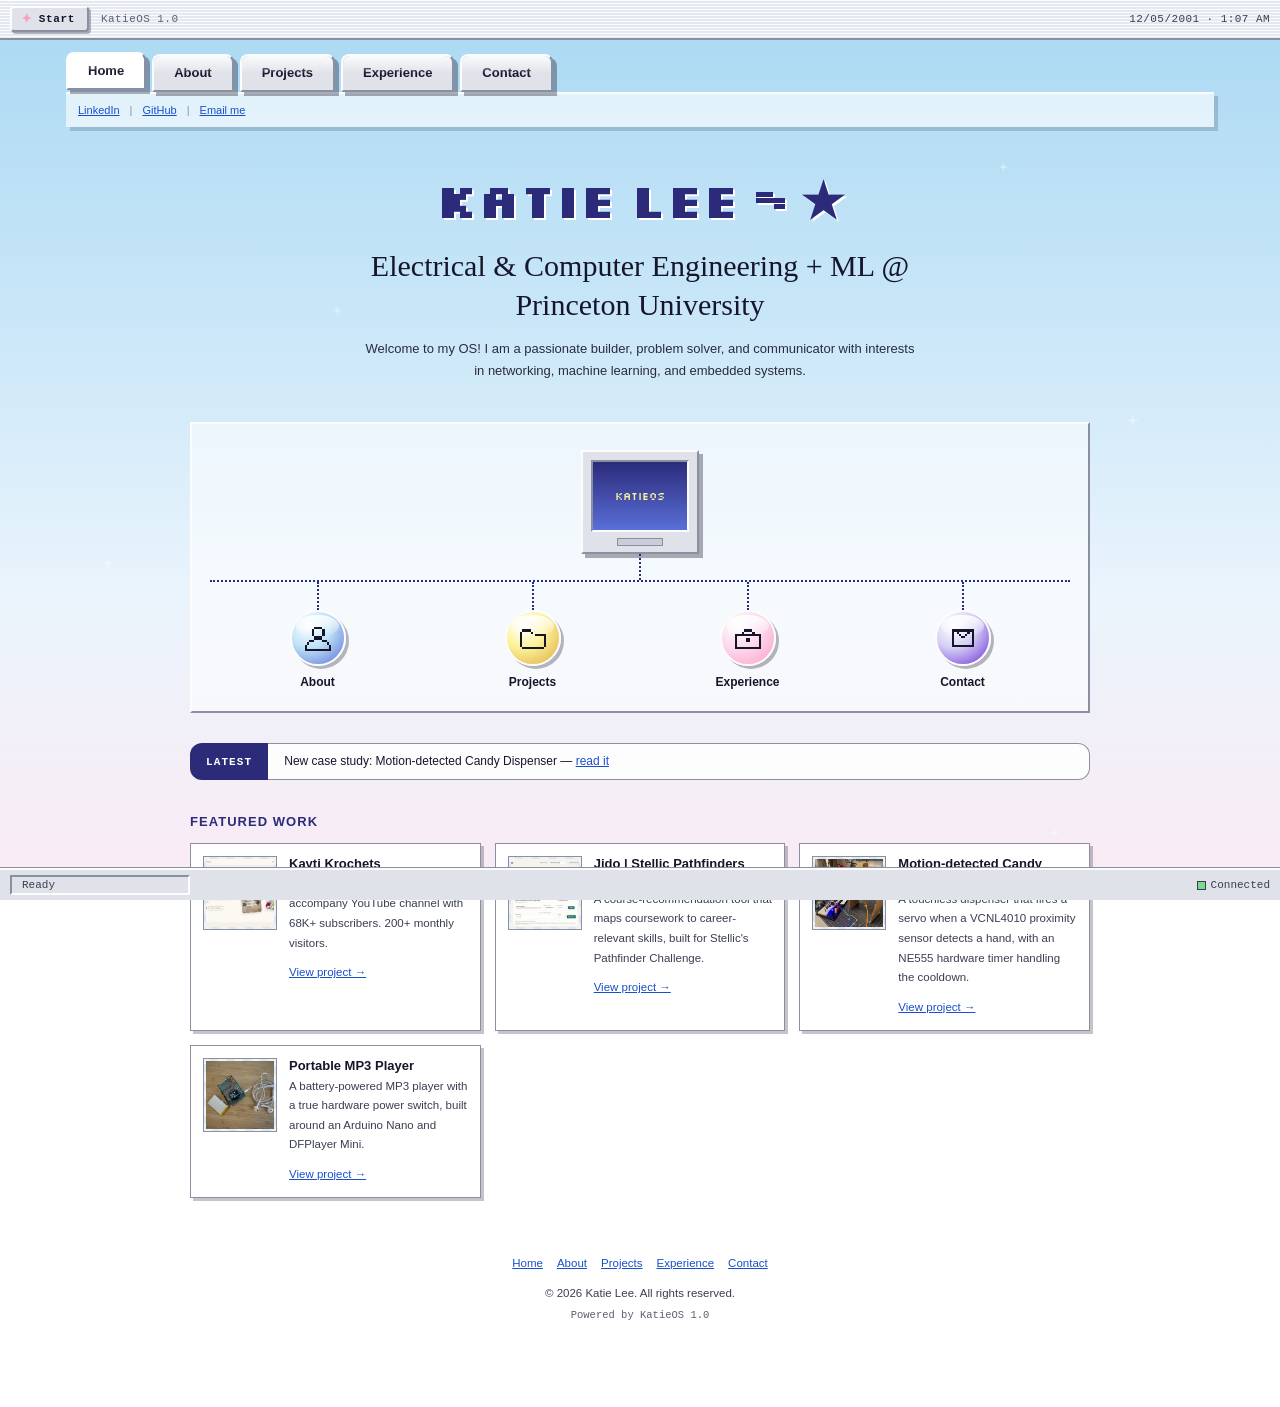
<file: index.html>
<!DOCTYPE html>
<html lang="en">
<head>
<meta charset="utf-8">
<meta name="viewport" content="width=device-width, initial-scale=1">
<title>Katie Lee | Builder & Designer</title>
<meta name="description" content="Katie Lee is a builder and designer studying Electrical & Computer Engineering and Machine Learning at Princeton University. Browse projects, experience, and get in touch.">
<meta property="og:title" content="Katie Lee | Builder & Designer">
<meta property="og:description" content="Portfolio of Katie Lee: networking, machine learning, and embedded systems projects, built on the fictional KatieOS 1.0.">
<meta property="og:type" content="website">
<link rel="preconnect" href="https://fonts.googleapis.com">
<link rel="preconnect" href="https://fonts.gstatic.com" crossorigin>
<link href="https://fonts.googleapis.com/css2?family=Silkscreen:wght@400;700&display=swap" rel="stylesheet">
<link rel="icon" type="image/png" href="images/favicon.png">
<link rel="stylesheet" href="css/styles.css?v=26">
</head>
<body>

<div class="sparkle-field" aria-hidden="true">
  <div class="sparkle" style="--top:6%; --left:12%; --size:14px; --delay:0s"></div>
  <div class="sparkle" style="--top:18%; --left:78%; --size:10px; --delay:1.4s"></div>
  <div class="sparkle" style="--top:34%; --left:26%; --size:9px; --delay:3s"></div>
  <div class="sparkle" style="--top:46%; --left:88%; --size:13px; --delay:2.2s"></div>
  <div class="sparkle" style="--top:62%; --left:8%; --size:11px; --delay:4.1s"></div>
  <div class="sparkle" style="--top:71%; --left:62%; --size:8px; --delay:5s"></div>
  <div class="sparkle" style="--top:84%; --left:34%; --size:12px; --delay:1.1s"></div>
  <div class="sparkle" style="--top:92%; --left:82%; --size:10px; --delay:3.6s"></div>
</div>

<div class="page-shell">

  <div class="os-topbar">
    <a href="index.html" class="start-btn"><span class="glyph">✦</span>Start</a>
    <span class="os-label">KatieOS 1.0</span>
    <span class="spacer"></span>
    <span class="os-clock" id="os-clock">08/15/2001 · 12:00 PM</span>
  </div>

  <nav class="primary-nav" aria-label="Primary">
    <div class="tab-row">
      <a href="index.html" class="tab" aria-current="page">Home</a>
      <a href="about.html" class="tab">About</a>
      <a href="projects/index.html" class="tab">Projects</a>
      <a href="experience.html" class="tab">Experience</a>
      <a href="contact.html" class="tab">Contact</a>
    </div>
    <div class="secondary-links">
      <a href="https://www.linkedin.com/in/katie-jihyo-lee/" target="_blank" rel="noopener">LinkedIn</a>
      <span class="rule">|</span>
      <a href="https://github.com/katiejihyo" target="_blank" rel="noopener">GitHub</a>
      <span class="rule">|</span>
      <a href="mailto:kl9484@princeton.edu">Email me</a>
    </div>
  </nav>

  <main>
    <section>
      <div class="hero">
        <h1 aria-label="Katie Lee"><span class="decode-target" data-decode aria-hidden="true">Katie Lee ᯓ★</span></h1>
        <p class="tagline">Electrical &amp; Computer Engineering + ML @ Princeton University</p>
        <p class="lede">Welcome to my OS! I am a passionate builder, problem solver, and communicator with interests in networking, machine learning, and embedded systems.</p>
      </div>

      <div class="diagram-panel">
        <div class="diagram-stack">
          <div class="diagram-hub">
            <div class="diagram-hub__screen">KatieOS</div>
            <div class="diagram-hub__base"></div>
          </div>
          <div class="connector-v"></div>
          <div class="connector-h"></div>
          <div class="diagram-grid">
            <a href="about.html" class="diagram-link">
              <div class="connector-v"></div>
              <div class="diagram-orb diagram-orb--about"><img src="images/icon-about.png" alt="" width="12" height="12"></div>
              <span class="label">About</span>
            </a>
            <a href="projects/index.html" class="diagram-link">
              <div class="connector-v"></div>
              <div class="diagram-orb diagram-orb--projects"><img src="images/icon-projects.png" alt="" width="12" height="12"></div>
              <span class="label">Projects</span>
            </a>
            <a href="experience.html" class="diagram-link">
              <div class="connector-v"></div>
              <div class="diagram-orb diagram-orb--experience"><img src="images/icon-experience.png" alt="" width="12" height="12"></div>
              <span class="label">Experience</span>
            </a>
            <a href="contact.html" class="diagram-link">
              <div class="connector-v"></div>
              <div class="diagram-orb diagram-orb--contact"><img src="images/icon-contact.png" alt="" width="12" height="12"></div>
              <span class="label">Contact</span>
            </a>
          </div>
        </div>
      </div>

      <div class="news-strip">
        <span class="news-pill">LATEST</span>
        <span class="news-body">New case study: Motion-detected Candy Dispenser — <a href="projects/candy-dispenser.html">read it</a></span>
      </div>

      <h2 class="section-label">Featured work</h2>
      <div class="featured-grid">
        <a href="projects/kayti-krochets.html" class="featured-card">
          <div class="featured-thumb"><img class="fill-img" src="images/kayti-krochets/cover.jpeg" alt="Kayti Krochets cover shot"></div>
          <div>
            <div class="featured-name">Kayti Krochets</div>
            <div class="featured-summary">Crochet pattern database to accompany YouTube channel with 68K+ subscribers. 200+ monthly visitors.</div>
            <span class="featured-cta">View project →</span>
          </div>
        </a>
        <a href="projects/jido.html" class="featured-card">
          <div class="featured-thumb"><img class="fill-img" src="images/jido/cover.jpeg" alt="Jido cover shot"></div>
          <div>
            <div class="featured-name">Jido | Stellic Pathfinders Challenge</div>
            <div class="featured-summary">A course-recommendation tool that maps coursework to career-relevant skills, built for Stellic's Pathfinder Challenge.</div>
            <span class="featured-cta">View project →</span>
          </div>
        </a>
        <a href="projects/candy-dispenser.html" class="featured-card">
          <div class="featured-thumb"><img class="fill-img" src="images/candy-dispenser/cover.jpeg" alt="Motion-detected Candy Dispenser cover shot"></div>
          <div>
            <div class="featured-name">Motion-detected Candy Dispenser</div>
            <div class="featured-summary">A touchless dispenser that fires a servo when a VCNL4010 proximity sensor detects a hand, with an NE555 hardware timer handling the cooldown.</div>
            <span class="featured-cta">View project →</span>
          </div>
        </a>
        <a href="projects/mp3-player.html" class="featured-card">
          <div class="featured-thumb"><img class="fill-img" src="images/mp3-player/cover.jpeg" alt="Portable MP3 Player cover shot"></div>
          <div>
            <div class="featured-name">Portable MP3 Player</div>
            <div class="featured-summary">A battery-powered MP3 player with a true hardware power switch, built around an Arduino Nano and DFPlayer Mini.</div>
            <span class="featured-cta">View project →</span>
          </div>
        </a>
      </div>
    </section>

    <footer class="site-footer">
      <div class="footer-links">
        <a href="index.html">Home</a>
        <a href="about.html">About</a>
        <a href="projects/index.html">Projects</a>
        <a href="experience.html">Experience</a>
        <a href="contact.html">Contact</a>
      </div>
      <div class="footer-copy">© 2026 Katie Lee. All rights reserved.</div>
      <div class="footer-power">Powered by KatieOS 1.0</div>
    </footer>
  </main>

  <div class="status-bar">
    <span class="status-text">Ready</span>
    <span class="spacer"></span>
    <span class="status-conn"><span class="status-dot" aria-hidden="true"></span>Connected</span>
  </div>
</div>

<script src="js/main.js?v=26"></script>
</body>
</html>
</file>
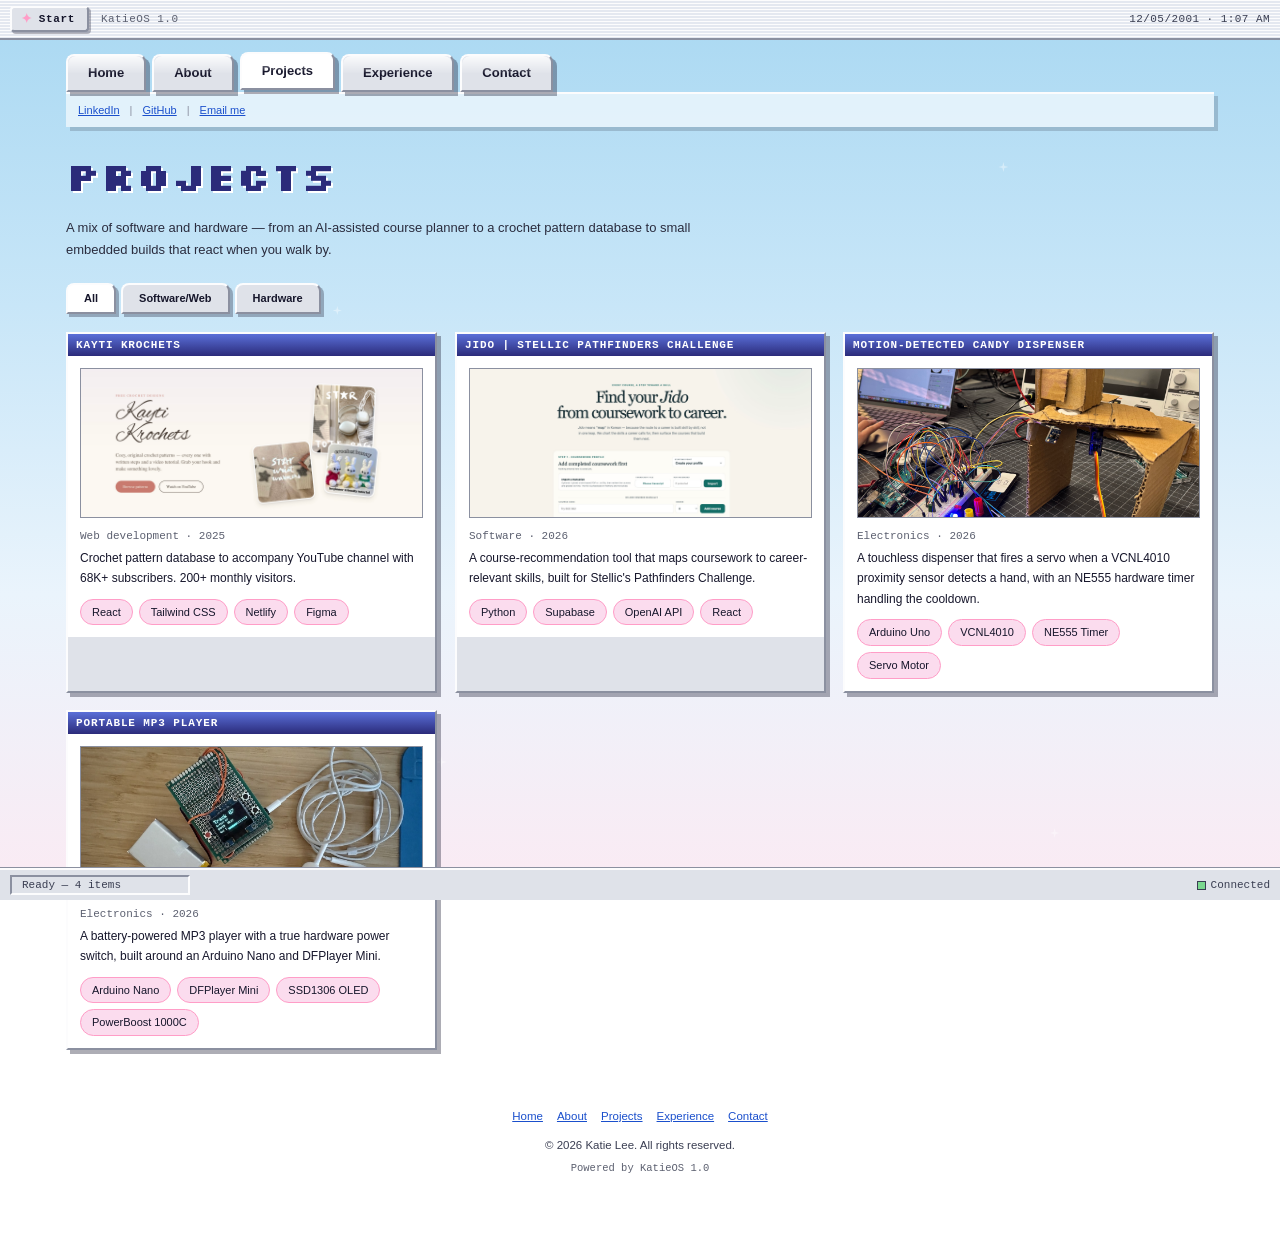
<file: projects/index.html>
<!DOCTYPE html>
<html lang="en">
<head>
<meta charset="utf-8">
<meta name="viewport" content="width=device-width, initial-scale=1">
<title>Projects — Katie Lee</title>
<meta name="description" content="Software and hardware projects by Katie Lee, including Kayti Krochets, Jido, and a portable MP3 player.">
<meta property="og:title" content="Projects — Katie Lee">
<meta property="og:description" content="Software and hardware projects by Katie Lee.">
<meta property="og:type" content="website">
<link rel="preconnect" href="https://fonts.googleapis.com">
<link rel="preconnect" href="https://fonts.gstatic.com" crossorigin>
<link href="https://fonts.googleapis.com/css2?family=Silkscreen:wght@400;700&display=swap" rel="stylesheet">
<link rel="icon" type="image/png" href="../images/favicon.png">
<link rel="stylesheet" href="../css/styles.css?v=26">
</head>
<body>

<div class="sparkle-field" aria-hidden="true">
  <div class="sparkle" style="--top:6%; --left:12%; --size:14px; --delay:0s"></div>
  <div class="sparkle" style="--top:18%; --left:78%; --size:10px; --delay:1.4s"></div>
  <div class="sparkle" style="--top:34%; --left:26%; --size:9px; --delay:3s"></div>
  <div class="sparkle" style="--top:46%; --left:88%; --size:13px; --delay:2.2s"></div>
  <div class="sparkle" style="--top:62%; --left:8%; --size:11px; --delay:4.1s"></div>
  <div class="sparkle" style="--top:71%; --left:62%; --size:8px; --delay:5s"></div>
  <div class="sparkle" style="--top:84%; --left:34%; --size:12px; --delay:1.1s"></div>
  <div class="sparkle" style="--top:92%; --left:82%; --size:10px; --delay:3.6s"></div>
</div>

<div class="page-shell">

  <div class="os-topbar">
    <a href="../index.html" class="start-btn"><span class="glyph">✦</span>Start</a>
    <span class="os-label">KatieOS 1.0</span>
    <span class="spacer"></span>
    <span class="os-clock" id="os-clock">08/15/2001 · 12:00 PM</span>
  </div>

  <nav class="primary-nav" aria-label="Primary">
    <div class="tab-row">
      <a href="../index.html" class="tab">Home</a>
      <a href="../about.html" class="tab">About</a>
      <a href="index.html" class="tab" aria-current="page">Projects</a>
      <a href="../experience.html" class="tab">Experience</a>
      <a href="../contact.html" class="tab">Contact</a>
    </div>
    <div class="secondary-links">
      <a href="https://www.linkedin.com/in/katie-jihyo-lee/" target="_blank" rel="noopener">LinkedIn</a>
      <span class="rule">|</span>
      <a href="https://github.com/katiejihyo" target="_blank" rel="noopener">GitHub</a>
      <span class="rule">|</span>
      <a href="mailto:kl9484@princeton.edu">Email me</a>
    </div>
  </nav>

  <main>
    <section>
      <h1 class="project-title" style="font-size:40px; margin-bottom:18px">projects</h1>
      <p class="page-lede">A mix of software and hardware — from an AI-assisted course planner to a crochet pattern database to small embedded builds that react when you walk by.</p>

      <div role="tablist" aria-label="Filter projects" class="filter-row">
        <button type="button" role="tab" class="filter-tab" data-filter="All" aria-selected="true">All</button>
        <button type="button" role="tab" class="filter-tab" data-filter="Software/Web" aria-selected="false">Software/Web</button>
        <button type="button" role="tab" class="filter-tab" data-filter="Hardware" aria-selected="false">Hardware</button>
      </div>

      <div class="project-grid">
        <a href="kayti-krochets.html" class="project-card window" data-project-type="Software/Web">
          <div class="window__bar upper"><span>Kayti Krochets</span></div>
          <div class="window__body window__body--tight">
            <div class="project-shot"><img class="fill-img" src="../images/kayti-krochets/cover.jpeg" alt="Kayti Krochets cover shot"></div>
            <div class="project-meta">Web development · 2025</div>
            <div class="project-summary">Crochet pattern database to accompany YouTube channel with 68K+ subscribers. 200+ monthly visitors.</div>
            <div class="project-tags">
              <span class="pill pill--sm">React</span>
              <span class="pill pill--sm">Tailwind CSS</span>
              <span class="pill pill--sm">Netlify</span>
              <span class="pill pill--sm">Figma</span>
            </div>
          </div>
        </a>

        <a href="jido.html" class="project-card window" data-project-type="Software/Web">
          <div class="window__bar upper"><span>Jido | Stellic Pathfinders Challenge</span></div>
          <div class="window__body window__body--tight">
            <div class="project-shot"><img class="fill-img" src="../images/jido/cover.jpeg" alt="Jido cover shot"></div>
            <div class="project-meta">Software · 2026</div>
            <div class="project-summary">A course-recommendation tool that maps coursework to career-relevant skills, built for Stellic's Pathfinders Challenge.</div>
            <div class="project-tags">
              <span class="pill pill--sm">Python</span>
              <span class="pill pill--sm">Supabase</span>
              <span class="pill pill--sm">OpenAI API</span>
              <span class="pill pill--sm">React</span>
            </div>
          </div>
        </a>

        <a href="candy-dispenser.html" class="project-card window" data-project-type="Hardware">
          <div class="window__bar upper"><span>Motion-detected Candy Dispenser</span></div>
          <div class="window__body window__body--tight">
            <div class="project-shot"><img class="fill-img" src="../images/candy-dispenser/cover.jpeg" alt="Motion-detected Candy Dispenser cover shot"></div>
            <div class="project-meta">Electronics · 2026</div>
            <div class="project-summary">A touchless dispenser that fires a servo when a VCNL4010 proximity sensor detects a hand, with an NE555 hardware timer handling the cooldown.</div>
            <div class="project-tags">
              <span class="pill pill--sm">Arduino Uno</span>
              <span class="pill pill--sm">VCNL4010</span>
              <span class="pill pill--sm">NE555 Timer</span>
              <span class="pill pill--sm">Servo Motor</span>
            </div>
          </div>
        </a>

        <a href="mp3-player.html" class="project-card window" data-project-type="Hardware">
          <div class="window__bar upper"><span>Portable MP3 Player</span></div>
          <div class="window__body window__body--tight">
            <div class="project-shot"><img class="fill-img" src="../images/mp3-player/cover.jpeg" alt="Portable MP3 Player cover shot"></div>
            <div class="project-meta">Electronics · 2026</div>
            <div class="project-summary">A battery-powered MP3 player with a true hardware power switch, built around an Arduino Nano and DFPlayer Mini.</div>
            <div class="project-tags">
              <span class="pill pill--sm">Arduino Nano</span>
              <span class="pill pill--sm">DFPlayer Mini</span>
              <span class="pill pill--sm">SSD1306 OLED</span>
              <span class="pill pill--sm">PowerBoost 1000C</span>
            </div>
          </div>
        </a>
      </div>
    </section>

    <footer class="site-footer">
      <div class="footer-links">
        <a href="../index.html">Home</a>
        <a href="../about.html">About</a>
        <a href="index.html">Projects</a>
        <a href="../experience.html">Experience</a>
        <a href="../contact.html">Contact</a>
      </div>
      <div class="footer-copy">© 2026 Katie Lee. All rights reserved.</div>
      <div class="footer-power">Powered by KatieOS 1.0</div>
    </footer>
  </main>

  <div class="status-bar">
    <span class="status-text">Ready — 4 items</span>
    <span class="spacer"></span>
    <span class="status-conn"><span class="status-dot" aria-hidden="true"></span>Connected</span>
  </div>
</div>

<script src="../js/main.js?v=26"></script>
</body>
</html>
</file>
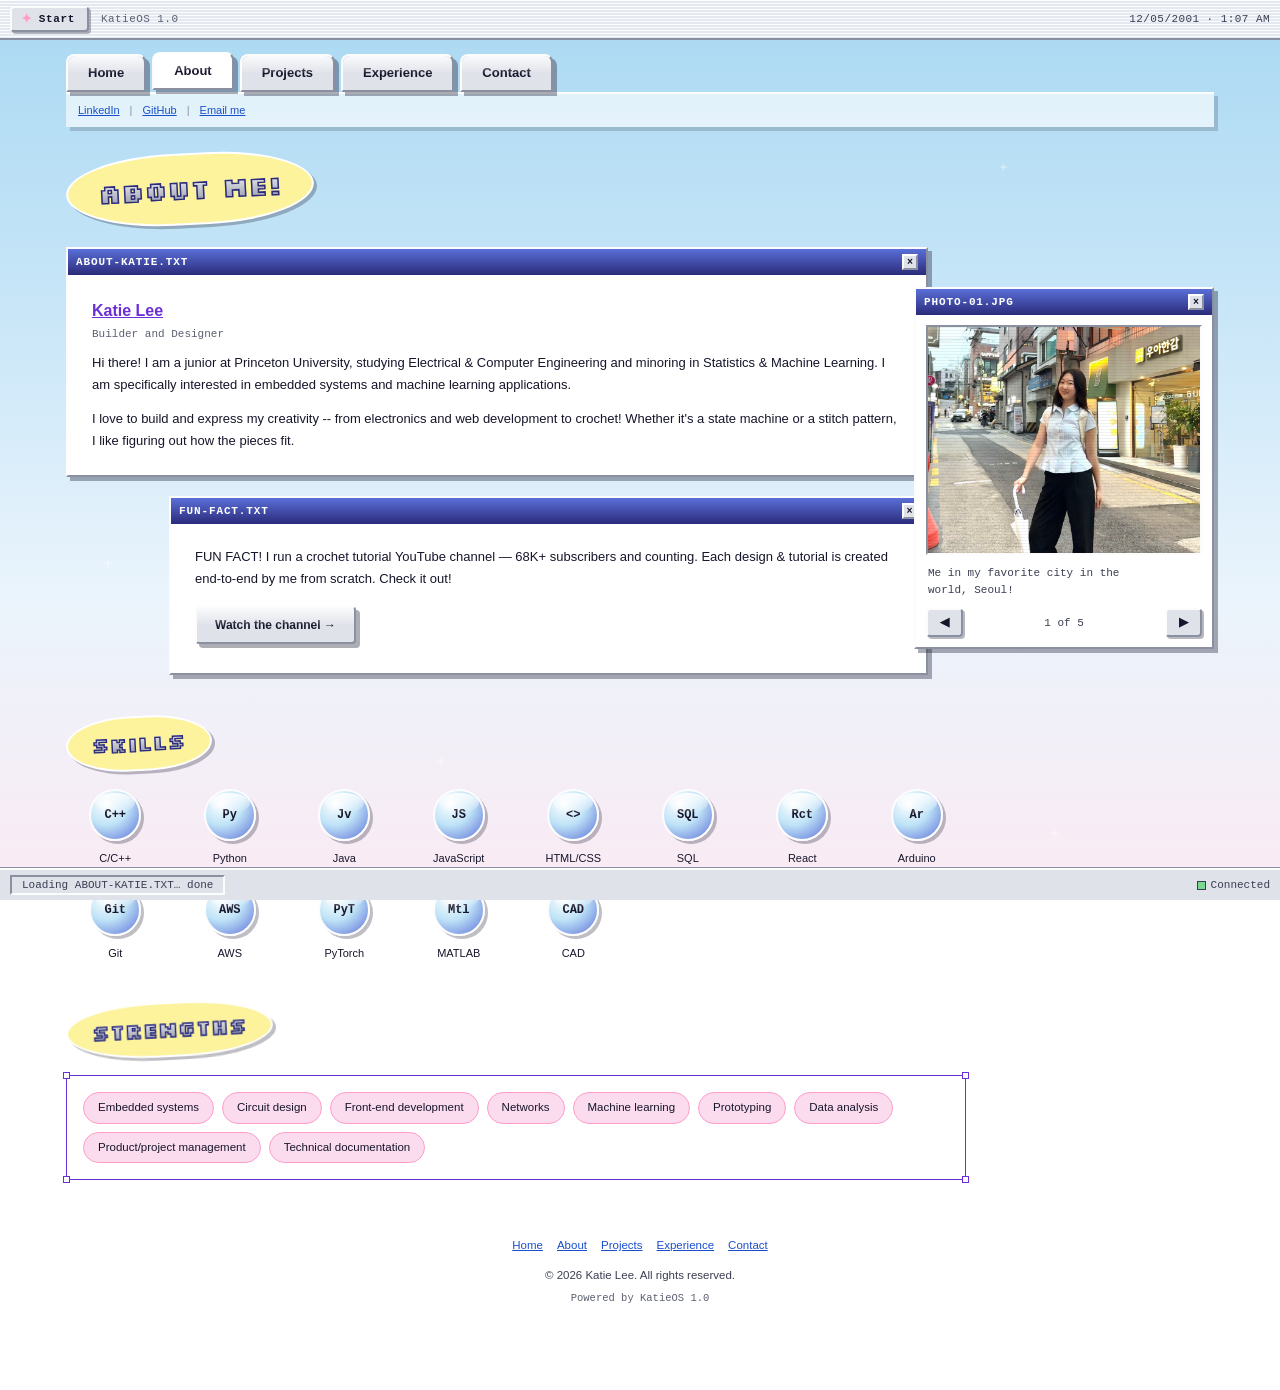
<file: about.html>
<!DOCTYPE html>
<html lang="en">
<head>
<meta charset="utf-8">
<meta name="viewport" content="width=device-width, initial-scale=1">
<title>About — Katie Lee</title>
<meta name="description" content="About Katie Lee: builder and designer working across Figma, HTML/CSS, JavaScript, React, and hardware.">
<meta property="og:title" content="About — Katie Lee">
<meta property="og:description" content="Builder and designer working across Figma, HTML/CSS, JavaScript, React, and hardware.">
<meta property="og:type" content="website">
<link rel="preconnect" href="https://fonts.googleapis.com">
<link rel="preconnect" href="https://fonts.gstatic.com" crossorigin>
<link href="https://fonts.googleapis.com/css2?family=Silkscreen:wght@400;700&display=swap" rel="stylesheet">
<link rel="icon" type="image/png" href="images/favicon.png">
<link rel="stylesheet" href="css/styles.css?v=26">
</head>
<body>

<div class="sparkle-field" aria-hidden="true">
  <div class="sparkle" style="--top:6%; --left:12%; --size:14px; --delay:0s"></div>
  <div class="sparkle" style="--top:18%; --left:78%; --size:10px; --delay:1.4s"></div>
  <div class="sparkle" style="--top:34%; --left:26%; --size:9px; --delay:3s"></div>
  <div class="sparkle" style="--top:46%; --left:88%; --size:13px; --delay:2.2s"></div>
  <div class="sparkle" style="--top:62%; --left:8%; --size:11px; --delay:4.1s"></div>
  <div class="sparkle" style="--top:71%; --left:62%; --size:8px; --delay:5s"></div>
  <div class="sparkle" style="--top:84%; --left:34%; --size:12px; --delay:1.1s"></div>
  <div class="sparkle" style="--top:92%; --left:82%; --size:10px; --delay:3.6s"></div>
</div>

<div class="page-shell">

  <div class="os-topbar">
    <a href="index.html" class="start-btn"><span class="glyph">✦</span>Start</a>
    <span class="os-label">KatieOS 1.0</span>
    <span class="spacer"></span>
    <span class="os-clock" id="os-clock">08/15/2001 · 12:00 PM</span>
  </div>

  <nav class="primary-nav" aria-label="Primary">
    <div class="tab-row">
      <a href="index.html" class="tab">Home</a>
      <a href="about.html" class="tab" aria-current="page">About</a>
      <a href="projects/index.html" class="tab">Projects</a>
      <a href="experience.html" class="tab">Experience</a>
      <a href="contact.html" class="tab">Contact</a>
    </div>
    <div class="secondary-links">
      <a href="https://www.linkedin.com/in/katie-jihyo-lee/" target="_blank" rel="noopener">LinkedIn</a>
      <span class="rule">|</span>
      <a href="https://github.com/katiejihyo" target="_blank" rel="noopener">GitHub</a>
      <span class="rule">|</span>
      <a href="mailto:kl9484@princeton.edu">Email me</a>
    </div>
  </nav>

  <main>
    <section>
      <h1 class="bubble-heading bubble-heading--lg"><span>about me!</span></h1>

      <div class="about-windows">
        <div class="about-col">
          <article class="window about-txt" id="about-window">
            <div class="window__bar">
              <span>ABOUT-KATIE.TXT</span>
              <span class="spacer"></span>
              <button type="button" class="window__close" data-close="about-window" aria-label="Minimize ABOUT-KATIE.TXT window">×</button>
            </div>
            <div class="window__body">
              <p class="about-name">Katie Lee</p>
              <p class="about-role">Builder and Designer</p>
              <p>Hi there! I am a junior at Princeton University, studying Electrical & Computer Engineering and minoring in Statistics & Machine Learning. I am specifically interested in embedded systems and machine learning applications.</p>
              <p style="margin-bottom:0">I love to build and express my creativity -- from electronics and web development to crochet! Whether it's a state machine or a stitch pattern, I like figuring out how the pieces fit.</p>
            </div>
          </article>
          <button type="button" id="about-window-reopen" class="reopen-btn" data-open="about-window" hidden>▣ ABOUT-KATIE.TXT — click to reopen</button>

          <article class="window fun-fact-window" id="fun-fact-window">
            <div class="window__bar">
              <span>FUN-FACT.TXT</span>
              <span class="spacer"></span>
              <button type="button" class="window__close" data-close="fun-fact-window" aria-label="Minimize FUN-FACT.TXT window">×</button>
            </div>
            <div class="window__body">
              <p style="margin-bottom:0">FUN FACT! I run a crochet tutorial YouTube channel — 68K+ subscribers and counting. Each design & tutorial is created end-to-end by me from scratch. Check it out!</p>
              <a href="https://www.youtube.com/@kaytikrochets" target="_blank" rel="noopener" class="btn" style="margin-top:16px">Watch the channel →</a>
            </div>
          </article>
          <button type="button" id="fun-fact-window-reopen" class="reopen-btn" data-open="fun-fact-window" hidden>▣ FUN-FACT.TXT — click to reopen</button>
        </div>

        <aside class="window photo-window" id="photo-window">
          <div class="window__bar">
            <span id="photo-file">PHOTO-01.JPG</span>
            <span class="spacer"></span>
            <button type="button" class="window__close" data-close="photo-window" aria-label="Minimize PHOTO.JPG window">×</button>
          </div>
          <div class="window__body">
            <div class="photo-slot">
              <img class="photo-slot__img" id="photo-slot" src="images/about/photo-1.jpeg" alt="Katie walking a Seoul side street holding a white umbrella." style="object-position: 50% 75%; transform: scale(1.2); transform-origin: 75% 50%">
            </div>
            <p class="photo-caption" id="photo-caption">Me in my favorite city in the world, Seoul!</p>
            <div class="photo-controls">
              <button type="button" id="photo-prev" class="photo-nav-btn" aria-label="Previous photo">◀</button>
              <span class="photo-count" id="photo-count">1 of 5</span>
              <button type="button" id="photo-next" class="photo-nav-btn" aria-label="Next photo">▶</button>
            </div>
          </div>
        </aside>
        <button type="button" id="photo-window-reopen" class="reopen-btn reopen-photo" data-open="photo-window" hidden>▣ PHOTO.JPG — click to reopen</button>
      </div>

      <h2 class="bubble-heading bubble-heading--md"><span>skills</span></h2>
      <div class="skills-grid">
        <div class="skill"><div class="skill-orb">C++</div><span class="label">C/C++</span></div>
        <div class="skill"><div class="skill-orb">Py</div><span class="label">Python</span></div>
        <div class="skill"><div class="skill-orb">Jv</div><span class="label">Java</span></div>
        <div class="skill"><div class="skill-orb">JS</div><span class="label">JavaScript</span></div>
        <div class="skill"><div class="skill-orb">&lt;&gt;</div><span class="label">HTML/CSS</span></div>
        <div class="skill"><div class="skill-orb">SQL</div><span class="label">SQL</span></div>
        <div class="skill"><div class="skill-orb">Rct</div><span class="label">React</span></div>
        <div class="skill"><div class="skill-orb">Ar</div><span class="label">Arduino</span></div>
        <div class="skill"><div class="skill-orb">Git</div><span class="label">Git</span></div>
        <div class="skill"><div class="skill-orb">AWS</div><span class="label">AWS</span></div>
        <div class="skill"><div class="skill-orb">PyT</div><span class="label">PyTorch</span></div>
        <div class="skill"><div class="skill-orb">Mtl</div><span class="label">MATLAB</span></div>
        <div class="skill"><div class="skill-orb">CAD</div><span class="label">CAD</span></div>
      </div>

      <h2 class="bubble-heading bubble-heading--md"><span>strengths</span></h2>
      <div class="selection-box">
        <div class="pills">
          <span class="pill">Embedded systems</span>
          <span class="pill">Circuit design</span>
          <span class="pill">Front-end development</span>
          <span class="pill">Networks</span>
          <span class="pill">Machine learning</span>
          <span class="pill">Prototyping</span>
          <span class="pill">Data analysis</span>
          <span class="pill">Product/project management</span>
          <span class="pill">Technical documentation</span>
        </div>
        <span class="handle handle--tl" aria-hidden="true"></span>
        <span class="handle handle--tr" aria-hidden="true"></span>
        <span class="handle handle--bl" aria-hidden="true"></span>
        <span class="handle handle--br" aria-hidden="true"></span>
      </div>
    </section>

    <footer class="site-footer">
      <div class="footer-links">
        <a href="index.html">Home</a>
        <a href="about.html">About</a>
        <a href="projects/index.html">Projects</a>
        <a href="experience.html">Experience</a>
        <a href="contact.html">Contact</a>
      </div>
      <div class="footer-copy">© 2026 Katie Lee. All rights reserved.</div>
      <div class="footer-power">Powered by KatieOS 1.0</div>
    </footer>
  </main>

  <div class="status-bar">
    <span class="status-text">Loading ABOUT-KATIE.TXT… done</span>
    <span class="spacer"></span>
    <span class="status-conn"><span class="status-dot" aria-hidden="true"></span>Connected</span>
  </div>
</div>

<script src="js/main.js?v=26"></script>
</body>
</html>
</file>
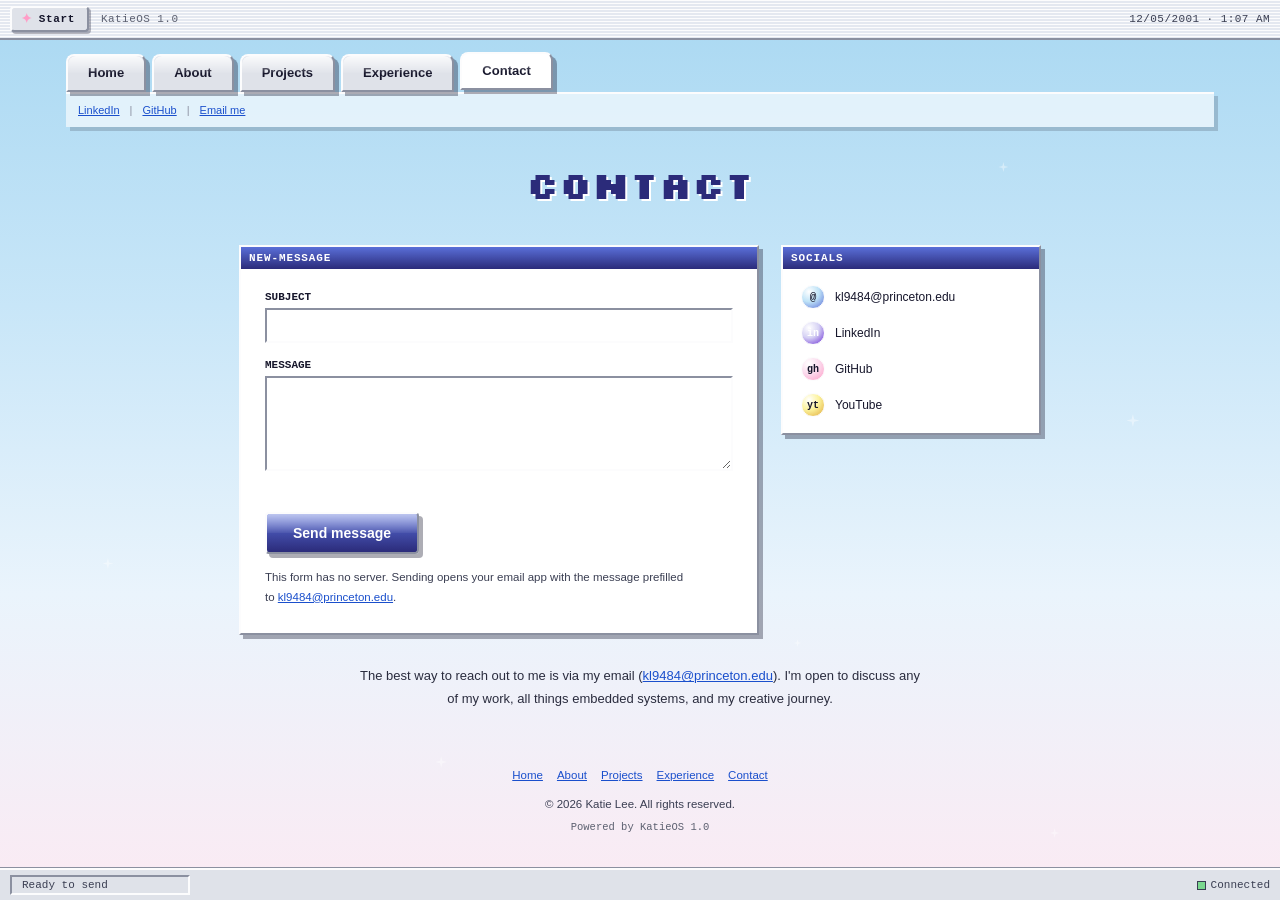
<file: contact.html>
<!DOCTYPE html>
<html lang="en">
<head>
<meta charset="utf-8">
<meta name="viewport" content="width=device-width, initial-scale=1">
<title>Contact — Katie Lee</title>
<meta name="description" content="Get in touch with Katie Lee by email, LinkedIn, or GitHub.">
<meta property="og:title" content="Contact — Katie Lee">
<meta property="og:description" content="Get in touch with Katie Lee.">
<meta property="og:type" content="website">
<link rel="preconnect" href="https://fonts.googleapis.com">
<link rel="preconnect" href="https://fonts.gstatic.com" crossorigin>
<link href="https://fonts.googleapis.com/css2?family=Silkscreen:wght@400;700&display=swap" rel="stylesheet">
<link rel="icon" type="image/png" href="images/favicon.png">
<link rel="stylesheet" href="css/styles.css?v=26">
</head>
<body>

<div class="sparkle-field" aria-hidden="true">
  <div class="sparkle" style="--top:6%; --left:12%; --size:14px; --delay:0s"></div>
  <div class="sparkle" style="--top:18%; --left:78%; --size:10px; --delay:1.4s"></div>
  <div class="sparkle" style="--top:34%; --left:26%; --size:9px; --delay:3s"></div>
  <div class="sparkle" style="--top:46%; --left:88%; --size:13px; --delay:2.2s"></div>
  <div class="sparkle" style="--top:62%; --left:8%; --size:11px; --delay:4.1s"></div>
  <div class="sparkle" style="--top:71%; --left:62%; --size:8px; --delay:5s"></div>
  <div class="sparkle" style="--top:84%; --left:34%; --size:12px; --delay:1.1s"></div>
  <div class="sparkle" style="--top:92%; --left:82%; --size:10px; --delay:3.6s"></div>
</div>

<div class="page-shell">

  <div class="os-topbar">
    <a href="index.html" class="start-btn"><span class="glyph">✦</span>Start</a>
    <span class="os-label">KatieOS 1.0</span>
    <span class="spacer"></span>
    <span class="os-clock" id="os-clock">08/15/2001 · 12:00 PM</span>
  </div>

  <nav class="primary-nav" aria-label="Primary">
    <div class="tab-row">
      <a href="index.html" class="tab">Home</a>
      <a href="about.html" class="tab">About</a>
      <a href="projects/index.html" class="tab">Projects</a>
      <a href="experience.html" class="tab">Experience</a>
      <a href="contact.html" class="tab" aria-current="page">Contact</a>
    </div>
    <div class="secondary-links">
      <a href="https://www.linkedin.com/in/katie-jihyo-lee/" target="_blank" rel="noopener">LinkedIn</a>
      <span class="rule">|</span>
      <a href="https://github.com/katiejihyo" target="_blank" rel="noopener">GitHub</a>
      <span class="rule">|</span>
      <a href="mailto:kl9484@princeton.edu">Email me</a>
    </div>
  </nav>

  <main>
    <section class="contact-layout">
      <h1 class="contact-title">contact</h1>

      <div class="window contact-form-window">
        <div class="window__bar"><span>NEW-MESSAGE</span></div>
        <div class="window__body">
          <div id="form-state-default">
            <form id="contact-form" action="mailto:kl9484@princeton.edu" method="post" enctype="text/plain" novalidate>
              <label for="csubject" class="field-label">SUBJECT</label>
              <input id="csubject" name="subject" type="text" class="field-input" required>
              <label for="cmsg" class="field-label">MESSAGE</label>
              <textarea id="cmsg" name="message" rows="5" class="field-input" required></textarea>
              <div class="form-error" id="form-error"></div>
              <button type="submit" class="btn btn--primary">Send message</button>
              <p class="form-note">This form has no server. Sending opens your email app with the message prefilled to <a href="mailto:kl9484@princeton.edu">kl9484@princeton.edu</a>.</p>
            </form>
          </div>
          <div id="form-state-sent" class="sent-state" hidden>
            <div class="sent-icon" aria-hidden="true">[ ✉ ]</div>
            <p style="margin:16px 0 0">Message sent. I'll reply within a couple of days.</p>
            <button type="button" id="form-reset" class="btn" style="margin-top:16px">Write another</button>
          </div>
        </div>
      </div>

      <aside class="window socials-window">
        <div class="window__bar"><span>SOCIALS</span></div>
        <div class="window__body">
          <a href="mailto:kl9484@princeton.edu" class="social-link"><span class="social-badge social-badge--mail" aria-hidden="true">@</span>kl9484@princeton.edu</a>
          <a href="https://www.linkedin.com/in/katie-jihyo-lee/" target="_blank" rel="noopener" class="social-link"><span class="social-badge social-badge--li" aria-hidden="true">in</span>LinkedIn</a>
          <a href="https://github.com/katiejihyo" target="_blank" rel="noopener" class="social-link"><span class="social-badge social-badge--gh" aria-hidden="true">gh</span>GitHub</a>
          <a href="https://www.youtube.com/@kaytikrochets" target="_blank" rel="noopener" class="social-link"><span class="social-badge social-badge--yt" aria-hidden="true">yt</span>YouTube</a>
        </div>
      </aside>
    </section>

    <p class="contact-blurb">The best way to reach out to me is via my email (<a href="mailto:kl9484@princeton.edu">kl9484@princeton.edu</a>). I'm open to discuss any of my work, all things embedded systems, and my creative journey.</p>

    <footer class="site-footer">
      <div class="footer-links">
        <a href="index.html">Home</a>
        <a href="about.html">About</a>
        <a href="projects/index.html">Projects</a>
        <a href="experience.html">Experience</a>
        <a href="contact.html">Contact</a>
      </div>
      <div class="footer-copy">© 2026 Katie Lee. All rights reserved.</div>
      <div class="footer-power">Powered by KatieOS 1.0</div>
    </footer>
  </main>

  <div class="status-bar">
    <span class="status-text">Ready to send</span>
    <span class="spacer"></span>
    <span class="status-conn"><span class="status-dot" aria-hidden="true"></span>Connected</span>
  </div>
</div>

<script src="js/main.js?v=26"></script>
</body>
</html>
</file>
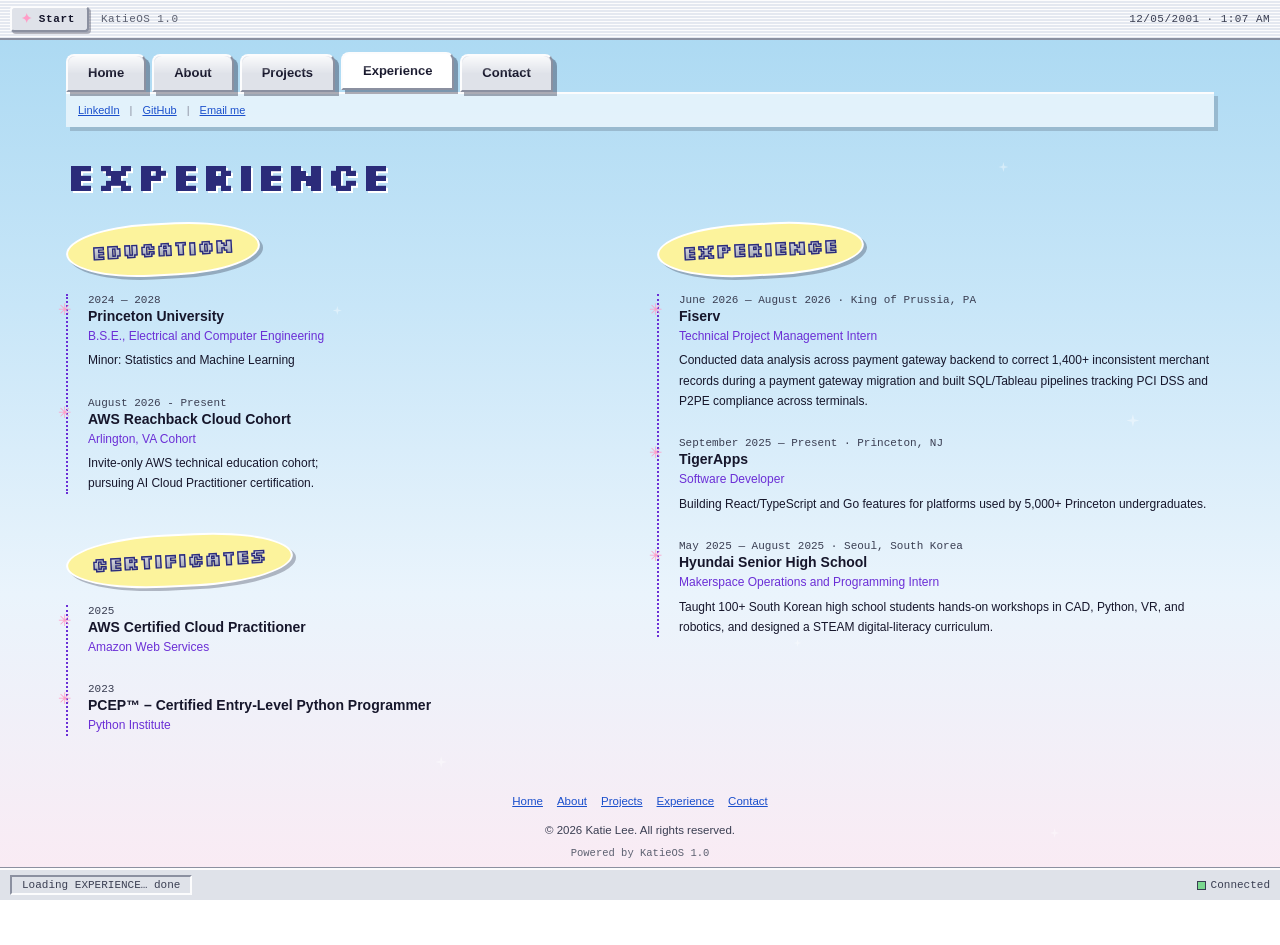
<file: experience.html>
<!DOCTYPE html>
<html lang="en">
<head>
<meta charset="utf-8">
<meta name="viewport" content="width=device-width, initial-scale=1">
<title>Experience — Katie Lee</title>
<meta name="description" content="Work history and education for Katie Lee.">
<meta property="og:title" content="Experience — Katie Lee">
<meta property="og:description" content="Work history and education for Katie Lee.">
<meta property="og:type" content="website">
<link rel="preconnect" href="https://fonts.googleapis.com">
<link rel="preconnect" href="https://fonts.gstatic.com" crossorigin>
<link href="https://fonts.googleapis.com/css2?family=Silkscreen:wght@400;700&display=swap" rel="stylesheet">
<link rel="icon" type="image/png" href="images/favicon.png">
<link rel="stylesheet" href="css/styles.css?v=26">
</head>
<body>

<div class="sparkle-field" aria-hidden="true">
  <div class="sparkle" style="--top:6%; --left:12%; --size:14px; --delay:0s"></div>
  <div class="sparkle" style="--top:18%; --left:78%; --size:10px; --delay:1.4s"></div>
  <div class="sparkle" style="--top:34%; --left:26%; --size:9px; --delay:3s"></div>
  <div class="sparkle" style="--top:46%; --left:88%; --size:13px; --delay:2.2s"></div>
  <div class="sparkle" style="--top:62%; --left:8%; --size:11px; --delay:4.1s"></div>
  <div class="sparkle" style="--top:71%; --left:62%; --size:8px; --delay:5s"></div>
  <div class="sparkle" style="--top:84%; --left:34%; --size:12px; --delay:1.1s"></div>
  <div class="sparkle" style="--top:92%; --left:82%; --size:10px; --delay:3.6s"></div>
</div>

<div class="page-shell">

  <div class="os-topbar">
    <a href="index.html" class="start-btn"><span class="glyph">✦</span>Start</a>
    <span class="os-label">KatieOS 1.0</span>
    <span class="spacer"></span>
    <span class="os-clock" id="os-clock">08/15/2001 · 12:00 PM</span>
  </div>

  <nav class="primary-nav" aria-label="Primary">
    <div class="tab-row">
      <a href="index.html" class="tab">Home</a>
      <a href="about.html" class="tab">About</a>
      <a href="projects/index.html" class="tab">Projects</a>
      <a href="experience.html" class="tab" aria-current="page">Experience</a>
      <a href="contact.html" class="tab">Contact</a>
    </div>
    <div class="secondary-links">
      <a href="https://www.linkedin.com/in/katie-jihyo-lee/" target="_blank" rel="noopener">LinkedIn</a>
      <span class="rule">|</span>
      <a href="https://github.com/katiejihyo" target="_blank" rel="noopener">GitHub</a>
      <span class="rule">|</span>
      <a href="mailto:kl9484@princeton.edu">Email me</a>
    </div>
  </nav>

  <main>
    <section>
      <h1 class="project-title" style="font-size:40px; margin-bottom:24px">experience</h1>

      <div class="exp-columns">
        <div>
          <h2 class="bubble-heading bubble-heading--md bubble-heading--section" style="margin-top:0"><span>Education</span></h2>
          <div class="timeline">
            <div class="timeline-item">
              <span class="bullet" aria-hidden="true">✳</span>
              <div class="years">2024 — 2028</div>
              <div class="org">Princeton University</div>
              <div class="role">B.S.E., Electrical and Computer Engineering</div>
              <div class="note">Minor: Statistics and Machine Learning</div>
            </div>
            <div class="timeline-item">
              <span class="bullet" aria-hidden="true">✳</span>
              <div class="years">August 2026 - Present</div>
              <div class="org">AWS Reachback Cloud Cohort</div>
              <div class="role">Arlington, VA Cohort</div>
              <div class="note">Invite-only AWS technical education cohort; <br>pursuing AI Cloud Practitioner certification.</div>
            </div>
          </div>

          <h2 class="bubble-heading bubble-heading--md bubble-heading--section"><span>Certificates</span></h2>
          <div class="timeline">
            <div class="timeline-item">
              <span class="bullet" aria-hidden="true">✳</span>
              <div class="years">2025</div>
              <div class="org">AWS Certified Cloud Practitioner</div>
              <div class="role">Amazon Web Services</div>
            </div>
            <div class="timeline-item">
              <span class="bullet" aria-hidden="true">✳</span>
              <div class="years">2023</div>
              <div class="org">PCEP™ – Certified Entry-Level Python Programmer</div>
              <div class="role">Python Institute</div>
            </div>
          </div>
        </div>

        <div>
          <h2 class="bubble-heading bubble-heading--md bubble-heading--section" style="margin-top:0"><span>Experience</span></h2>
          <div class="timeline">
            <div class="timeline-item">
              <span class="bullet" aria-hidden="true">✳</span>
              <div class="years">June 2026 — August 2026 · King of Prussia, PA</div>
              <div class="org">Fiserv</div>
              <div class="role">Technical Project Management Intern</div>
              <div class="note">Conducted data analysis across payment gateway backend to correct 1,400+ inconsistent merchant records during a payment gateway migration and built SQL/Tableau pipelines tracking PCI DSS and P2PE compliance across terminals.</div>
            </div>
            <div class="timeline-item">
              <span class="bullet" aria-hidden="true">✳</span>
              <div class="years">September 2025 — Present · Princeton, NJ</div>
              <div class="org">TigerApps</div>
              <div class="role">Software Developer</div>
              <div class="note">Building React/TypeScript and Go features for platforms used by 5,000+ Princeton undergraduates.</div>
            </div>
            <div class="timeline-item">
              <span class="bullet" aria-hidden="true">✳</span>
              <div class="years">May 2025 — August 2025 · Seoul, South Korea</div>
              <div class="org">Hyundai Senior High School</div>
              <div class="role">Makerspace Operations and Programming Intern</div>
              <div class="note">Taught 100+ South Korean high school students hands-on workshops in CAD, Python, VR, and robotics, and designed a STEAM digital-literacy curriculum.</div>
            </div>
          </div>
        </div>
      </div>

      <!--
      <div class="resume-cta" id="resume">
        <a href="resume.pdf" class="btn btn--primary">Download resume</a>
      </div>
      -->
    </section>

    <footer class="site-footer">
      <div class="footer-links">
        <a href="index.html">Home</a>
        <a href="about.html">About</a>
        <a href="projects/index.html">Projects</a>
        <a href="experience.html">Experience</a>
        <a href="contact.html">Contact</a>
      </div>
      <div class="footer-copy">© 2026 Katie Lee. All rights reserved.</div>
      <div class="footer-power">Powered by KatieOS 1.0</div>
    </footer>
  </main>

  <div class="status-bar">
    <span class="status-text">Loading EXPERIENCE… done</span>
    <span class="spacer"></span>
    <span class="status-conn"><span class="status-dot" aria-hidden="true"></span>Connected</span>
  </div>
</div>

<script src="js/main.js?v=26"></script>
</body>
</html>
</file>
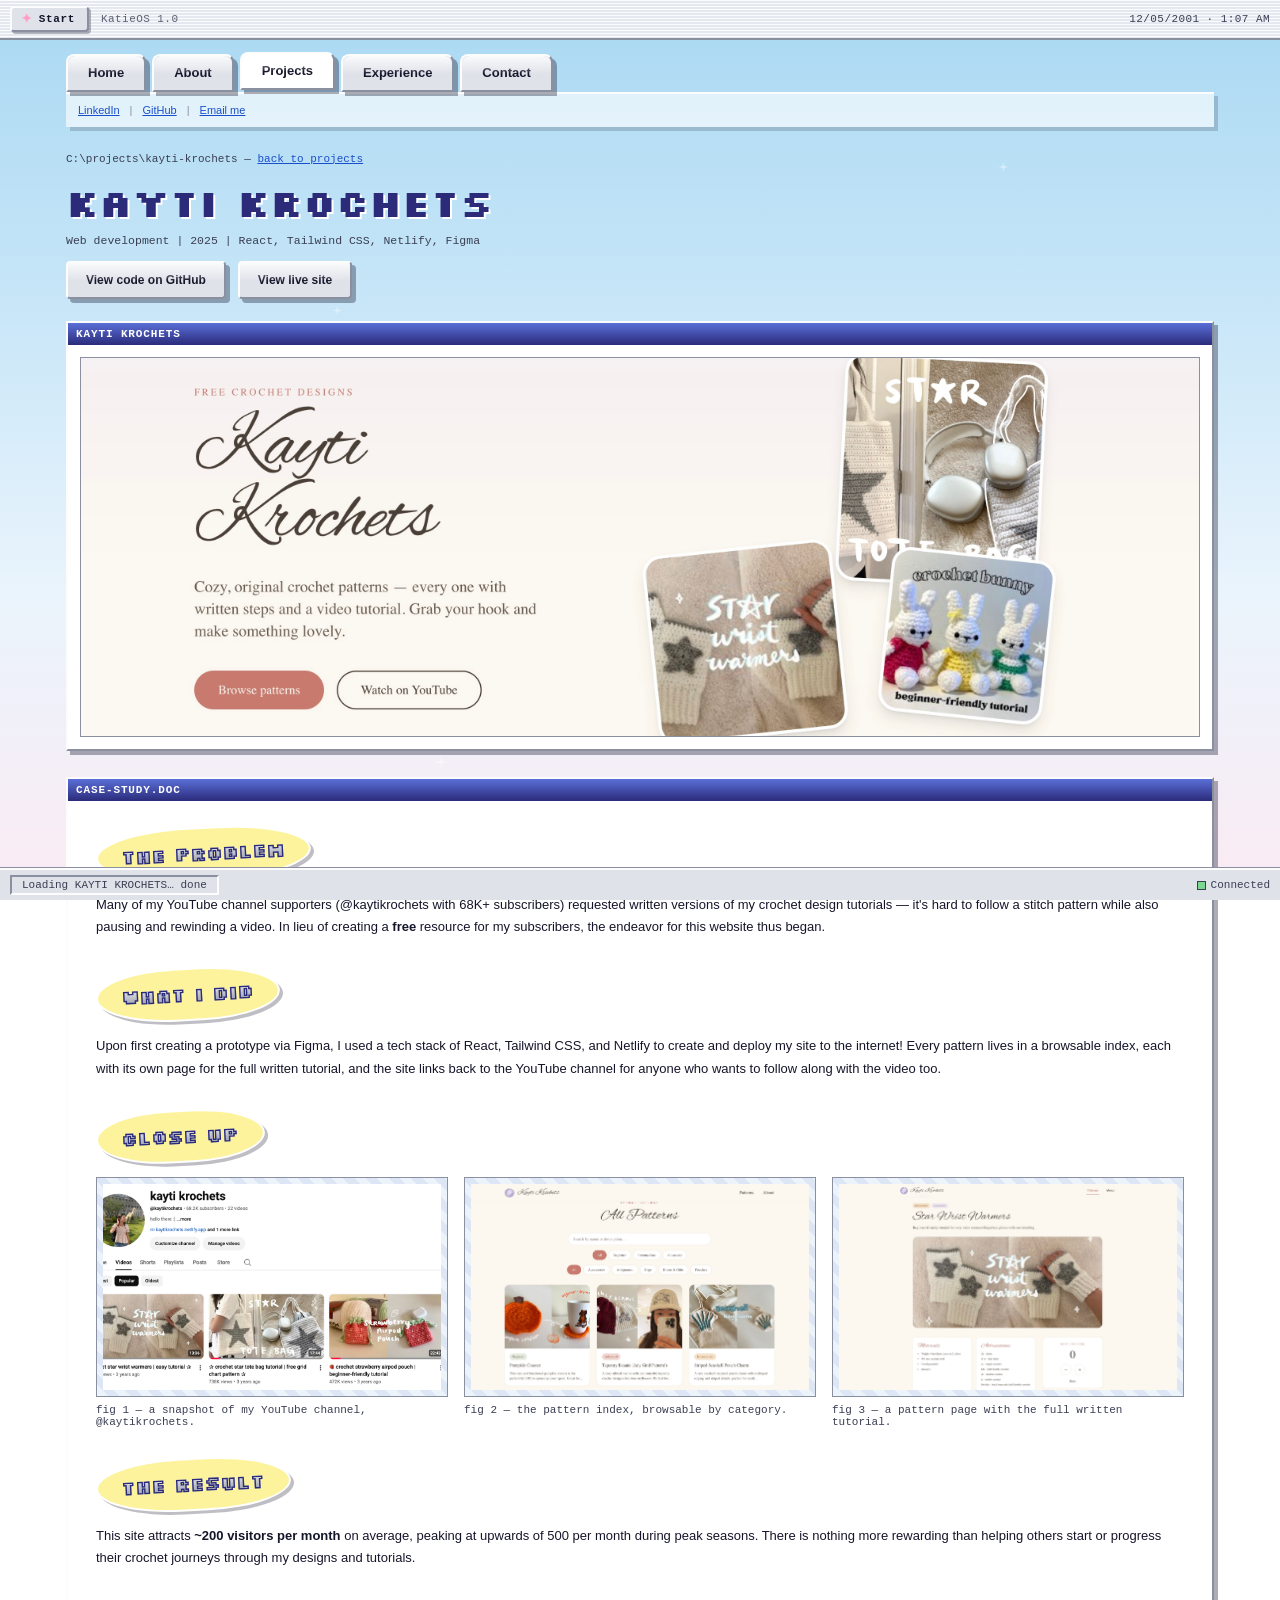
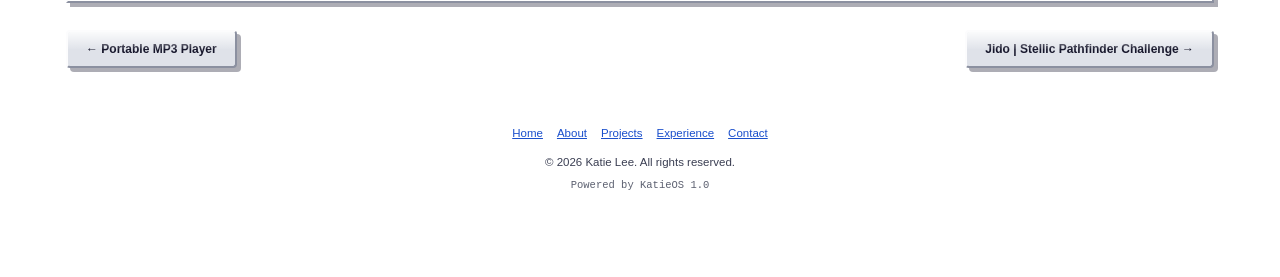
<file: projects/kayti-krochets.html>
<!DOCTYPE html>
<html lang="en">
<head>
<meta charset="utf-8">
<meta name="viewport" content="width=device-width, initial-scale=1">
<title>Kayti Krochets — Katie Lee</title>
<meta name="description" content="Case study: a crochet pattern database built to accompany a YouTube channel with 68K+ subscribers.">
<meta property="og:title" content="Kayti Krochets — Katie Lee">
<meta property="og:description" content="Crochet pattern database to accompany YouTube channel with 68K+ subscribers. 200+ monthly visitors.">
<meta property="og:type" content="article">
<link rel="preconnect" href="https://fonts.googleapis.com">
<link rel="preconnect" href="https://fonts.gstatic.com" crossorigin>
<link href="https://fonts.googleapis.com/css2?family=Silkscreen:wght@400;700&display=swap" rel="stylesheet">
<link rel="icon" type="image/png" href="../images/favicon.png">
<link rel="stylesheet" href="../css/styles.css?v=26">
</head>
<body>

<div class="sparkle-field" aria-hidden="true">
  <div class="sparkle" style="--top:6%; --left:12%; --size:14px; --delay:0s"></div>
  <div class="sparkle" style="--top:18%; --left:78%; --size:10px; --delay:1.4s"></div>
  <div class="sparkle" style="--top:34%; --left:26%; --size:9px; --delay:3s"></div>
  <div class="sparkle" style="--top:46%; --left:88%; --size:13px; --delay:2.2s"></div>
  <div class="sparkle" style="--top:62%; --left:8%; --size:11px; --delay:4.1s"></div>
  <div class="sparkle" style="--top:71%; --left:62%; --size:8px; --delay:5s"></div>
  <div class="sparkle" style="--top:84%; --left:34%; --size:12px; --delay:1.1s"></div>
  <div class="sparkle" style="--top:92%; --left:82%; --size:10px; --delay:3.6s"></div>
</div>

<div class="page-shell">

  <div class="os-topbar">
    <a href="../index.html" class="start-btn"><span class="glyph">✦</span>Start</a>
    <span class="os-label">KatieOS 1.0</span>
    <span class="spacer"></span>
    <span class="os-clock" id="os-clock">08/15/2001 · 12:00 PM</span>
  </div>

  <nav class="primary-nav" aria-label="Primary">
    <div class="tab-row">
      <a href="../index.html" class="tab">Home</a>
      <a href="../about.html" class="tab">About</a>
      <a href="index.html" class="tab" aria-current="page">Projects</a>
      <a href="../experience.html" class="tab">Experience</a>
      <a href="../contact.html" class="tab">Contact</a>
    </div>
    <div class="secondary-links">
      <a href="https://www.linkedin.com/in/katie-jihyo-lee/" target="_blank" rel="noopener">LinkedIn</a>
      <span class="rule">|</span>
      <a href="https://github.com/katiejihyo" target="_blank" rel="noopener">GitHub</a>
      <span class="rule">|</span>
      <a href="mailto:kl9484@princeton.edu">Email me</a>
    </div>
  </nav>

  <main>
    <article>
      <div class="breadcrumb">C:\projects\kayti-krochets — <a href="index.html">back to projects</a></div>
      <h1 class="project-title">Kayti Krochets</h1>
      <div class="project-metalong">Web development | 2025 | React, Tailwind CSS, Netlify, Figma</div>

      <div class="project-links">
        <a href="https://github.com/katiejihyo/kaytikrochets" target="_blank" rel="noopener" class="btn">View code on GitHub</a>
        <a href="https://kaytikrochets.netlify.app/" target="_blank" rel="noopener" class="btn">View live site</a>
      </div>

      <div class="window">
        <div class="window__bar upper"><span>Kayti Krochets</span></div>
        <div class="window__body window__body--tight">
          <div class="hero-shot"><img class="fill-img" src="../images/kayti-krochets/cover.jpeg" alt="Kayti Krochets hero image"></div>
        </div>
      </div>

      <div class="window case-study">
        <div class="window__bar"><span>CASE-STUDY.DOC</span></div>
        <div class="window__body">
          <h2 class="bubble-heading"><span>the problem</span></h2>
          <p>Many of my YouTube channel supporters (@kaytikrochets with 68K+ subscribers) requested written versions of my crochet design tutorials — it's hard to follow a stitch pattern while also pausing and rewinding a video. In lieu of creating a <strong>free</strong> resource for my subscribers, the endeavor for this website thus began.</p>

          <h2 class="bubble-heading"><span>what i did</span></h2>
          <p>Upon first creating a prototype via Figma, I used a tech stack of React, Tailwind CSS, and Netlify to create and deploy my site to the internet! Every pattern lives in a browsable index, each with its own page for the full written tutorial, and the site links back to the YouTube channel for anyone who wants to follow along with the video too.</p>

          <h2 class="bubble-heading"><span>close up</span></h2>
          <div class="screens-grid">
            <figure style="margin:0">
              <div class="screen-shot"><img class="fill-img" src="../images/kayti-krochets/screen-1.jpeg" alt="Snapshot of the @kaytikrochets YouTube channel"></div>
              <figcaption class="screen-caption">fig 1 — a snapshot of my YouTube channel, @kaytikrochets.</figcaption>
            </figure>
            <figure style="margin:0">
              <div class="screen-shot"><img class="fill-img" src="../images/kayti-krochets/screen-2.jpeg" alt="Pattern index, browsable by category"></div>
              <figcaption class="screen-caption">fig 2 — the pattern index, browsable by category.</figcaption>
            </figure>
            <figure style="margin:0">
              <div class="screen-shot"><img class="fill-img" src="../images/kayti-krochets/screen-3.jpeg" alt="Pattern page with the full written tutorial"></div>
              <figcaption class="screen-caption">fig 3 — a pattern page with the full written tutorial.</figcaption>
            </figure>
          </div>

          <h2 class="bubble-heading"><span>the result</span></h2>
          <p>This site attracts <strong>~200 visitors per month</strong>  on average, peaking at upwards of 500 per month during peak seasons. There is nothing more rewarding than helping others start or progress their crochet journeys through my designs and tutorials.</p>
        </div>
      </div>

      <div class="project-pager">
        <a href="mp3-player.html" class="btn">← Portable MP3 Player</a>
        <a href="jido.html" class="btn">Jido | Stellic Pathfinder Challenge →</a>
      </div>
    </article>

    <footer class="site-footer">
      <div class="footer-links">
        <a href="../index.html">Home</a>
        <a href="../about.html">About</a>
        <a href="index.html">Projects</a>
        <a href="../experience.html">Experience</a>
        <a href="../contact.html">Contact</a>
      </div>
      <div class="footer-copy">© 2026 Katie Lee. All rights reserved.</div>
      <div class="footer-power">Powered by KatieOS 1.0</div>
    </footer>
  </main>

  <div class="status-bar">
    <span class="status-text">Loading KAYTI KROCHETS… done</span>
    <span class="spacer"></span>
    <span class="status-conn"><span class="status-dot" aria-hidden="true"></span>Connected</span>
  </div>
</div>

<script src="../js/main.js?v=26"></script>
</body>
</html>
</file>
<file: css/styles.css>
/* KatieOS 1.0 — shared stylesheet. All color/font values live here as tokens (see §4 of the brief). */

:root {
  --sky-top: #A9D8F2;
  --sky-mid: #C8E6F8;
  --sky-mid-2: #EAF4FC;
  --sky-bottom: #FBEAF3;
  --titlebar: #2B2B7A;
  --titlebar-hi: #5A6FD8;
  --violet: #6B2FD6;
  --link: #1A4FCC;
  --lemon: #FCF39C;
  --bubblegum: #FF9DC7;
  --chrome-lite: #FCFCFD;
  --chrome-face: #DFE2E9;
  --chrome-dark: #8B90A0;
  --ink: #16162B;
  --ink-soft: #2A2C3E;
  --paper: #FFFFFF;
  --utility-ink: #3A3E52;
  --utility-soft: #5C6070;
  --pill-bg: #FBDCEE;
  --pill-border: #FF9DC7;
  --error: #B0184A;
  --success: #7BD88F;

  --font-display: 'Silkscreen', monospace;
  --font-body: Verdana, Geneva, Tahoma, sans-serif;
  --font-utility: 'Courier New', monospace;
  --font-serif: 'Hoefler Text', Georgia, serif;

  --shadow-hard: 4px 4px 0 rgba(22, 22, 43, .35);
  --shadow-hard-sm: 2px 2px 0 rgba(22, 22, 43, .3);
}

* { box-sizing: border-box; }
html { scroll-behavior: auto; }

body {
  margin: 0;
  min-height: 100vh;
  color: var(--ink);
  font-family: var(--font-body);
  font-size: 13px;
  line-height: 1.7;
  background: linear-gradient(var(--sky-top) 0%, var(--sky-mid) 34%, var(--sky-mid-2) 66%, var(--sky-bottom) 100%);
  background-attachment: fixed;
}

/* url() below resolves relative to this stylesheet (css/styles.css), so it's the same path regardless of which page includes it */
body, body * { cursor: url("../images/cursor-arrow.png") 1 1, default; }
a, button, [role="tab"], summary { cursor: url("../images/cursor-arrow.png") 1 1, pointer; }
input, textarea { cursor: text; }

a { color: var(--link); }
a:hover { color: var(--violet); }
:focus-visible { outline: 2px dotted var(--titlebar); outline-offset: 3px; }
p { text-wrap: pretty; margin: 0 0 12px; }
h1, h2, h3 { margin: 0; }
img { max-width: 100%; }

button { font: inherit; }

@keyframes twinkle { 0%, 100% { opacity: .15; transform: scale(.7) rotate(0deg); } 50% { opacity: .75; transform: scale(1.1) rotate(20deg); } }
@keyframes drift { 0%, 100% { transform: translateY(0); } 50% { transform: translateY(-14px); } }
@keyframes winpop { from { opacity: 0; transform: scale(.96); } to { opacity: 1; transform: scale(1); } }
@keyframes growx { from { transform: scaleX(0); } to { transform: scaleX(1); } }
@keyframes growy { from { transform: scaleY(0); } to { transform: scaleY(1); } }
@keyframes fadeup { from { opacity: 0; transform: translateY(6px); } to { opacity: 1; transform: translateY(0); } }

@media (prefers-reduced-motion: reduce) {
  *, *::before, *::after { animation-duration: .001ms !important; animation-iteration-count: 1 !important; transition-duration: .001ms !important; }
}

/* ---------- layout shell ---------- */

.sparkle-field { position: fixed; inset: 0; overflow: hidden; pointer-events: none; z-index: 0; }
.sparkle {
  position: absolute;
  top: var(--top); left: var(--left);
  width: var(--size); height: var(--size);
  background: var(--paper);
  opacity: .4;
  clip-path: polygon(50% 0%, 60% 40%, 100% 50%, 60% 60%, 50% 100%, 40% 60%, 0% 50%, 40% 40%);
  animation: twinkle 9s ease-in-out var(--delay) infinite, drift 12s ease-in-out var(--delay) infinite;
}

.page-shell { position: relative; z-index: 1; min-height: 100vh; padding: 0 0 46px; }

.os-topbar {
  background: repeating-linear-gradient(var(--chrome-lite) 0 1px, #E4E8F0 1px 3px);
  border-bottom: 2px solid var(--chrome-dark);
  padding: 6px 10px;
  display: flex; align-items: center; gap: 12px; flex-wrap: wrap;
}
.start-btn {
  display: inline-flex; align-items: center; gap: 6px;
  text-decoration: none; color: var(--ink);
  background: var(--chrome-face);
  border: 2px solid; border-color: var(--chrome-lite) var(--chrome-dark) var(--chrome-dark) var(--chrome-lite);
  border-radius: 4px; padding: 3px 12px 3px 9px;
  font: 700 11px var(--font-utility); letter-spacing: .06em;
  box-shadow: var(--shadow-hard-sm);
}
.start-btn:hover { background: #EDEFF5; color: var(--ink); }
.start-btn .glyph { color: var(--bubblegum); font-size: 13px; }
.os-label { font: 400 11px var(--font-utility); color: var(--utility-soft); letter-spacing: .04em; }
.os-clock { font: 400 11px var(--font-utility); color: var(--utility-ink); letter-spacing: .04em; }
.spacer { flex: 1; }

/* ---------- nav tabs ---------- */

nav.primary-nav { padding: 14px 16px 0; max-width: 1180px; margin: 0 auto; }
.tab-row { display: flex; gap: 6px; flex-wrap: wrap; align-items: flex-end; }
.tab {
  position: relative; text-decoration: none; color: var(--ink);
  font: 700 13px var(--font-body);
  padding: 9px 20px 10px;
  border: 2px solid; border-color: var(--chrome-lite) var(--chrome-dark) var(--chrome-dark) var(--chrome-lite);
  border-radius: 8px 8px 0 0;
  background: var(--chrome-face);
  transform: translateY(0);
  box-shadow: var(--shadow-hard);
  overflow: hidden;
  display: inline-block;
}
.tab::before {
  content: ''; position: absolute; left: 0; right: 0; top: 0; height: 50%;
  border-radius: 8px 8px 0 0;
  background: linear-gradient(rgba(255, 255, 255, .85), rgba(255, 255, 255, .05));
  pointer-events: none;
}
.tab:hover { background: #FFE4F0; color: var(--ink); transform: translateY(-2px); box-shadow: var(--shadow-hard-sm); }
.tab[aria-current="page"] { background: var(--paper); transform: translateY(-2px); }

.secondary-links {
  border-top: 2px solid var(--chrome-lite);
  background: rgba(255, 255, 255, .62);
  padding: 7px 12px;
  display: flex; flex-wrap: wrap; align-items: center; gap: 10px;
  font-size: 11px;
  box-shadow: 4px 4px 0 rgba(22, 22, 43, .18);
}
.secondary-links .rule { color: var(--chrome-dark); }

@media (max-width: 720px) {
  .tab { padding: 7px 14px 8px; font-size: 12px; }
}

/* ---------- main / footer / status bar ---------- */

main { max-width: 1180px; margin: 0 auto; padding: 26px 16px 40px; }

footer.site-footer { margin-top: 56px; text-align: center; font-size: 11.5px; }
.footer-links { display: flex; flex-wrap: wrap; gap: 14px; justify-content: center; margin-bottom: 10px; }
.footer-copy { color: var(--utility-ink); }
.footer-power { font: 400 10.5px var(--font-utility); color: var(--utility-soft); margin-top: 6px; }

.status-bar {
  position: fixed; left: 0; right: 0; bottom: 0; z-index: 5;
  display: flex; align-items: center; gap: 10px;
  padding: 5px 10px;
  background: var(--chrome-face);
  border-top: 2px solid var(--chrome-lite);
  box-shadow: 0 -1px 0 var(--chrome-dark);
  font: 400 11px var(--font-utility); color: var(--utility-ink);
}
.status-text { border: 2px solid; border-color: var(--chrome-dark) var(--chrome-lite) var(--chrome-lite) var(--chrome-dark); padding: 2px 10px; min-width: 180px; }
.status-conn { display: flex; align-items: center; gap: 5px; }
.status-dot { width: 9px; height: 9px; background: var(--success); border: 1px solid var(--utility-ink); display: inline-block; }

/* ---------- windows ---------- */

.window {
  background: var(--chrome-face);
  border: 2px solid; border-color: var(--chrome-lite) var(--chrome-dark) var(--chrome-dark) var(--chrome-lite);
  box-shadow: var(--shadow-hard);
  animation: winpop .2s ease-out both;
}
.window__bar {
  display: flex; align-items: center; gap: 10px;
  padding: 5px 8px;
  background: linear-gradient(var(--titlebar-hi), var(--titlebar));
  color: var(--paper);
  font: 700 11px var(--font-utility); letter-spacing: .08em;
}
.window__bar.upper { text-transform: uppercase; }
.window__close {
  width: 16px; height: 16px; line-height: 1;
  cursor: pointer;
  background: var(--chrome-face);
  border: 2px solid; border-color: var(--chrome-lite) var(--chrome-dark) var(--chrome-dark) var(--chrome-lite);
  font: 700 10px var(--font-utility); color: var(--ink); padding: 0;
}
.window__body { background: var(--paper); padding: 22px 24px; }
.window__body--tight { padding: 12px; }

.reopen-btn {
  cursor: pointer;
  align-self: flex-start;
  background: var(--chrome-face);
  border: 2px solid; border-color: var(--chrome-lite) var(--chrome-dark) var(--chrome-dark) var(--chrome-lite);
  box-shadow: var(--shadow-hard-sm);
  padding: 6px 14px;
  font: 700 11px var(--font-utility); color: var(--ink);
}

/* ---------- bubble headings ---------- */

.bubble-heading {
  position: relative; display: inline-block;
  transform: rotate(-3deg);
  margin: 0 0 14px;
  padding: 8px 24px;
  background: var(--lemon);
  border: 2px solid var(--paper);
  border-radius: 50% / 58%;
  box-shadow: 3px 3px 0 rgba(22, 22, 43, .28);
}
.bubble-heading span {
  font-family: var(--font-display);
  font-size: 18px;
  background: linear-gradient(var(--paper), var(--chrome-dark));
  -webkit-background-clip: text; background-clip: text;
  color: transparent;
  -webkit-text-stroke: 1.4px var(--titlebar);
}
.bubble-heading--lg { padding: 12px 30px; margin-bottom: 22px; }
.bubble-heading--lg span { font-size: 26px; -webkit-text-stroke: 1.5px var(--titlebar); }
.bubble-heading--md { margin: 40px 0 18px; }
.bubble-heading--md span { font-size: 20px; }
.bubble-heading--section span { font-size: 19px; }

/* ---------- buttons ---------- */

.btn {
  position: relative; overflow: hidden;
  cursor: pointer; text-decoration: none;
  color: var(--ink);
  font: 700 12px var(--font-body);
  background: var(--chrome-face);
  border: 2px solid; border-color: var(--chrome-lite) var(--chrome-dark) var(--chrome-dark) var(--chrome-lite);
  border-radius: 4px;
  padding: 10px 18px;
  box-shadow: var(--shadow-hard);
  display: inline-block;
}
.btn::before {
  content: ''; position: absolute; left: 0; right: 0; top: 0; height: 50%;
  background: linear-gradient(rgba(255, 255, 255, .85), rgba(255, 255, 255, .05));
  pointer-events: none;
}
.btn:hover { background: #FFE4F0; color: var(--ink); }
.btn:active { border-color: var(--chrome-dark) var(--chrome-lite) var(--chrome-lite) var(--chrome-dark); box-shadow: none; }

.btn--primary {
  color: var(--paper);
  font: 700 14px var(--font-body);
  background: linear-gradient(var(--titlebar-hi), var(--titlebar));
  padding: 11px 26px;
}
.btn--primary::before { background: linear-gradient(rgba(255, 255, 255, .6), rgba(255, 255, 255, .05)); }
.btn--primary:hover { background: linear-gradient(#7A8CE8, #3B3B8A); color: var(--paper); }

/* ---------- pills / tags ---------- */

.pill {
  background: var(--pill-bg);
  border: 1px solid var(--pill-border);
  border-radius: 999px;
  padding: 5px 14px;
  font-size: 11.5px;
  color: var(--ink);
  display: inline-block;
}
.pill--sm { padding: 3px 11px; font-size: 11px; }

.selection-box { position: relative; display: block; width: 100%; max-width: 900px; border: 1px solid var(--violet); padding: 16px; box-sizing: border-box; }
.selection-box .pills { display: flex; flex-wrap: wrap; gap: 8px; }
.handle { position: absolute; width: 7px; height: 7px; background: var(--paper); border: 1px solid var(--violet); }
.handle--tl { left: -4px; top: -4px; }
.handle--tr { right: -4px; top: -4px; }
.handle--bl { left: -4px; bottom: -4px; }
.handle--br { right: -4px; bottom: -4px; }

/* ---------- home hero ---------- */

.hero { text-align: center; padding: 18px 6px 6px; animation: fadeup .25s ease-out both; }
.hero h1 { font-family: var(--font-display); font-size: 48px; line-height: 1.2; color: var(--titlebar); text-shadow: 2px 2px 0 var(--paper); }
.decode-char { display: inline-block; }
.decode-char--scrambling { color: var(--bubblegum); }
.decode-char--settled { color: inherit; }
.hero .tagline { margin: 18px auto 0; font-family: var(--font-serif); font-size: 30px; line-height: 1.3; color: var(--ink); max-width: 620px; }
.hero .lede { margin: 14px auto 0; max-width: 560px; color: var(--ink-soft); }

.diagram-panel {
  margin: 34px auto 0; max-width: 900px;
  background: rgba(255, 255, 255, .55);
  border: 2px solid; border-color: var(--chrome-lite) var(--chrome-dark) var(--chrome-dark) var(--chrome-lite);
  padding: 26px 18px 22px;
}
.diagram-stack { display: flex; flex-direction: column; align-items: center; }
.diagram-hub {
  width: 118px; border: 2px solid; border-color: var(--chrome-lite) var(--chrome-dark) var(--chrome-dark) var(--chrome-lite);
  background: var(--chrome-face); padding: 8px 8px 6px; box-shadow: var(--shadow-hard);
}
.diagram-hub__screen {
  background: linear-gradient(var(--titlebar), var(--titlebar-hi));
  border: 2px solid; border-color: var(--chrome-dark) var(--chrome-lite) var(--chrome-lite) var(--chrome-dark);
  height: 72px; display: flex; align-items: center; justify-content: center;
  font-family: var(--font-display); font-size: 11px; color: var(--lemon);
}
.diagram-hub__base { height: 8px; margin: 6px auto 0; width: 46px; background: #C9CDD8; border: 1px solid var(--chrome-dark); }
.connector-v { width: 0; height: 26px; border-left: 2px dotted var(--titlebar); transform-origin: top; animation: growy .18s ease-out both; }
.connector-h { width: 100%; height: 0; border-top: 2px dotted var(--titlebar); transform-origin: center; animation: growx .3s ease-out .18s both; }
.diagram-grid { width: 100%; display: grid; grid-template-columns: repeat(auto-fit, minmax(150px, 1fr)); }
.diagram-link { display: flex; flex-direction: column; align-items: center; text-decoration: none; color: var(--ink); transition: transform .12s ease-out, color .12s, filter .12s; }
.diagram-link:hover { color: var(--violet); transform: translateY(-3px) scale(1.04); filter: drop-shadow(2px 3px 0 rgba(255, 157, 199, .85)); }
.diagram-link:active { transform: translateY(-1px) scale(1.01); }
.diagram-link .connector-v { height: 28px; }
.diagram-link:nth-child(1) .connector-v { animation-delay: .48s; }
.diagram-link:nth-child(2) .connector-v { animation-delay: .6s; }
.diagram-link:nth-child(3) .connector-v { animation-delay: .72s; }
.diagram-link:nth-child(4) .connector-v { animation-delay: .84s; }
.diagram-orb {
  position: relative; width: 56px; height: 56px; border-radius: 50%;
  border: 2px solid var(--chrome-lite); box-shadow: 3px 3px 0 rgba(22, 22, 43, .3);
  display: flex; align-items: center; justify-content: center; overflow: hidden;
}
.diagram-orb::before {
  content: ''; position: absolute; left: 8%; right: 8%; top: 5%; height: 42%; border-radius: 50%;
  background: linear-gradient(rgba(255, 255, 255, .9), rgba(255, 255, 255, .05));
}
.diagram-orb img { width: 26px; height: 26px; image-rendering: pixelated; position: relative; z-index: 1; }
.diagram-orb--about { background: radial-gradient(circle at 32% 26%, #FFFFFF 0%, #BFE3F7 42%, #5A6FD8 100%); }
.diagram-orb--projects { background: radial-gradient(circle at 32% 26%, #FFFFFF 0%, #FCF39C 42%, #E0A93B 100%); }
.diagram-orb--experience { background: radial-gradient(circle at 32% 26%, #FFFFFF 0%, #FBDCEE 42%, #FF9DC7 100%); }
.diagram-orb--contact { background: radial-gradient(circle at 32% 26%, #FFFFFF 0%, #D6D2F4 42%, #6B2FD6 100%); }
.diagram-link .label { margin-top: 9px; font: 700 12px var(--font-body); }

.news-strip { margin: 30px auto 0; max-width: 900px; display: flex; align-items: stretch; }
.news-pill { background: var(--titlebar); color: var(--paper); font: 700 11px var(--font-utility); letter-spacing: .1em; padding: 8px 16px; border-radius: 12px 0 0 12px; display: flex; align-items: center; }
.news-body { flex: 1; min-width: 220px; background: rgba(255, 255, 255, .85); border: 1px solid var(--chrome-dark); border-left: none; border-radius: 0 12px 12px 0; padding: 7px 16px; font-size: 12px; }

.section-label { max-width: 900px; margin: 34px auto 14px; font: 700 13px var(--font-body); letter-spacing: .08em; text-transform: uppercase; color: var(--titlebar); }

.featured-grid { max-width: 900px; margin: 0 auto; display: grid; grid-template-columns: repeat(auto-fit, minmax(250px, 1fr)); gap: 14px; }
.featured-card {
  display: flex; gap: 12px; text-decoration: none; color: var(--ink);
  background: var(--paper); border: 1px solid var(--chrome-dark); padding: 12px;
  box-shadow: 3px 3px 0 rgba(22, 22, 43, .25);
  transition: transform .12s, box-shadow .12s;
}
.featured-card:hover { color: var(--ink); transform: translate(-2px, -2px); box-shadow: 6px 6px 0 rgba(22, 22, 43, .35); }
.featured-thumb {
  position: relative; overflow: hidden;
  flex: 0 0 74px; height: 74px; border: 1px solid var(--chrome-dark);
  background: repeating-linear-gradient(45deg, #EDF3FA 0 6px, #DCE6F5 6px 12px);
  display: flex; align-items: center; justify-content: center;
  font: 400 9px var(--font-utility); color: var(--utility-soft); text-align: center; padding: 2px;
}
/* shared fill-frame image rule for thumb/shot/hero/screen placeholders below */
.fill-img { display: block; width: 100%; height: 100%; object-fit: cover; object-position: center; }
.featured-name { font: 700 13px var(--font-body); }
.featured-summary { font-size: 11.5px; color: var(--utility-ink); margin: 4px 0 8px; }
.featured-cta { font-size: 11.5px; color: var(--link); text-decoration: underline; }

/* ---------- about page ---------- */

.about-windows { display: flex; flex-wrap: wrap; align-items: flex-start; gap: 0; row-gap: 20px; }
.about-col { flex: 1 1 460px; min-width: 280px; display: flex; flex-direction: column; gap: 20px; }
.fun-fact-window { width: 88%; margin-left: auto; }
.about-name { margin: 0 0 4px; font-size: 16px; color: var(--violet); font-weight: 700; text-decoration: underline; }
.about-role { margin: 0 0 12px; font: 400 11px var(--font-utility); color: var(--utility-soft); }
.photo-window { flex: 0 1 300px; min-width: 240px; margin-left: -14px; margin-top: 40px; animation-delay: .08s; }
.photo-window .window__body { padding: 10px; }
.photo-slot {
  position: relative; height: 230px;
  border: 2px solid; border-color: var(--chrome-dark) var(--chrome-lite) var(--chrome-lite) var(--chrome-dark);
  background: repeating-linear-gradient(45deg, #EDF3FA 0 8px, #DCE6F5 8px 16px);
  overflow: hidden;
}
.photo-slot__img { display: block; width: 100%; height: 100%; object-fit: cover; object-position: center; }
.photo-slot::after {
  content: ''; position: absolute; inset: 0;
  background: repeating-linear-gradient(rgba(22, 22, 43, .06) 0 1px, transparent 1px 3px);
  pointer-events: none;
}
.photo-caption { margin: 10px 2px 0; font: 400 11px var(--font-utility); color: var(--utility-ink); line-height: 1.5; min-height: 33px; }
.photo-controls { display: flex; align-items: center; gap: 8px; margin-top: 10px; }
.photo-nav-btn {
  cursor: pointer; background: var(--chrome-face);
  border: 2px solid; border-color: var(--chrome-lite) var(--chrome-dark) var(--chrome-dark) var(--chrome-lite);
  border-radius: 4px; padding: 5px 12px; font: 700 12px var(--font-utility); color: var(--ink);
  box-shadow: var(--shadow-hard-sm);
}
.photo-nav-btn:hover { background: #FFE4F0; }
.photo-nav-btn:active { border-color: var(--chrome-dark) var(--chrome-lite) var(--chrome-lite) var(--chrome-dark); box-shadow: none; }
.photo-count { flex: 1; text-align: center; font: 400 11px var(--font-utility); color: var(--utility-ink); }
.reopen-photo { margin-left: 12px; align-self: flex-start; }

.skills-grid { display: grid; grid-template-columns: repeat(auto-fit, minmax(96px, 1fr)); gap: 16px; max-width: 900px; }
.skill { display: flex; flex-direction: column; align-items: center; gap: 8px; }
.skill-orb {
  position: relative; width: 52px; height: 52px; border-radius: 50%;
  background: radial-gradient(circle at 32% 26%, #FFFFFF 0%, #BFE3F7 45%, #5A6FD8 100%);
  border: 2px solid var(--chrome-lite); box-shadow: 3px 3px 0 rgba(22, 22, 43, .28);
  display: flex; align-items: center; justify-content: center;
  font: 700 12px var(--font-utility); color: var(--ink); overflow: hidden;
}
.skill-orb::before { content: ''; position: absolute; left: 8%; right: 8%; top: 5%; height: 42%; border-radius: 50%; background: linear-gradient(rgba(255, 255, 255, .9), rgba(255, 255, 255, .05)); }
.skill .label { font-size: 11px; text-align: center; }

/* ---------- projects index ---------- */

.filter-row { display: flex; gap: 5px; flex-wrap: wrap; margin-bottom: 18px; }
.filter-tab {
  position: relative; overflow: hidden; cursor: pointer;
  font: 700 11px var(--font-body); color: var(--ink);
  padding: 7px 16px 8px;
  border: 2px solid; border-color: var(--chrome-lite) var(--chrome-dark) var(--chrome-dark) var(--chrome-lite);
  border-radius: 8px 8px 0 0;
  box-shadow: 3px 3px 0 rgba(22, 22, 43, .3);
  background: var(--chrome-face);
}
.filter-tab[aria-selected="true"] { background: var(--paper); }

.project-grid { display: grid; grid-template-columns: repeat(auto-fit, minmax(290px, 1fr)); gap: 18px; }
.project-card { display: block; text-decoration: none; color: var(--ink); transition: transform .12s, box-shadow .12s; }
.project-card:hover { color: var(--ink); transform: translate(-2px, -2px); box-shadow: 7px 7px 0 rgba(22, 22, 43, .35); }
.project-shot {
  position: relative; overflow: hidden;
  height: 150px; border: 1px solid var(--chrome-dark);
  background: repeating-linear-gradient(45deg, #EDF3FA 0 8px, #DCE6F5 8px 16px);
  display: flex; align-items: center; justify-content: center;
  font: 400 10px var(--font-utility); color: var(--utility-soft);
}
.project-meta { font: 400 11px var(--font-utility); color: var(--utility-soft); margin: 12px 0 6px; }
.project-summary { font-size: 12px; margin-bottom: 10px; }
.project-tags { display: flex; flex-wrap: wrap; gap: 6px; }

/* ---------- project detail ---------- */

.breadcrumb { font: 400 11px var(--font-utility); color: var(--utility-ink); margin-bottom: 16px; }
.project-title { margin: 0 0 10px; font-family: var(--font-display); font-size: 38px; line-height: 1.15; color: var(--titlebar); text-shadow: 2px 2px 0 var(--paper); }
.page-lede { max-width: 640px; margin: 0 0 22px; color: var(--ink-soft); }
.project-metalong { font: 400 11.5px var(--font-utility); color: var(--utility-ink); margin-bottom: 22px; }
.project-links { display: flex; flex-wrap: wrap; gap: 12px; margin: -8px 0 22px; }
.hero-shot {
  position: relative; overflow: hidden;
  height: 380px; border: 1px solid var(--chrome-dark);
  background: repeating-linear-gradient(45deg, #EDF3FA 0 10px, #DCE6F5 10px 20px);
  display: flex; align-items: center; justify-content: center;
  font: 400 11px var(--font-utility); color: var(--utility-soft);
}
.case-study { margin-top: 26px; }
.case-study .window__body { padding: 26px 28px 32px; }
.case-study p { margin: 0 0 30px; }
.case-study p:last-child { margin-bottom: 0; }
.screens-grid { display: grid; grid-template-columns: repeat(auto-fit, minmax(240px, 1fr)); gap: 16px; margin-bottom: 30px; }
.screen-shot {
  position: relative; overflow: hidden;
  height: 220px; border: 1px solid var(--chrome-dark);
  background: repeating-linear-gradient(45deg, #EDF3FA 0 8px, #DCE6F5 8px 16px);
  display: flex; align-items: center; justify-content: center;
  font: 400 10px var(--font-utility); color: var(--utility-soft); text-align: center; padding: 6px;
}
.screen-caption { margin-top: 7px; font: 400 11px var(--font-utility); color: var(--utility-ink); }
.project-pager { display: flex; flex-wrap: wrap; gap: 12px; justify-content: space-between; margin-top: 26px; }

/* ---------- experience ---------- */

.exp-columns { display: grid; grid-template-columns: repeat(auto-fit, minmax(300px, 1fr)); gap: 34px; }
.timeline { border-left: 2px dotted var(--violet); padding-left: 20px; display: flex; flex-direction: column; gap: 26px; }
.timeline-item { position: relative; }
.timeline-item .bullet { position: absolute; left: -30px; top: 2px; color: var(--bubblegum); font-size: 16px; }
.timeline-item .years { font: 400 11px var(--font-utility); color: var(--utility-ink); }
.timeline-item .org { font: 700 14px var(--font-body); margin: 2px 0; }
.timeline-item .role { font-size: 12px; color: var(--violet); }
.timeline-item .note { font-size: 12px; margin-top: 4px; }
.resume-cta { margin-top: 40px; text-align: center; }

/* ---------- contact ---------- */

.contact-layout { display: flex; flex-wrap: wrap; gap: 22px; align-items: flex-start; justify-content: center; }
.contact-title { width: 100%; text-align: center; margin: 0 0 6px; font-family: var(--font-display); font-size: 38px; color: var(--titlebar); text-shadow: 2px 2px 0 var(--paper); }
.contact-form-window { flex: 1 1 420px; max-width: 520px; }
.contact-form-window .window__body { padding: 22px 24px 26px; }
.field-label { display: block; font: 700 11px var(--font-utility); margin-bottom: 5px; }
.field-input {
  width: 100%; padding: 8px 10px; font: 400 13px var(--font-body);
  background: var(--paper); border: 2px solid;
  border-color: var(--chrome-dark) var(--chrome-lite) var(--chrome-lite) var(--chrome-dark);
  margin-bottom: 16px; font-family: var(--font-body);
}
textarea.field-input { resize: vertical; margin-bottom: 8px; }
.form-error { color: var(--error); font-size: 11.5px; min-height: 18px; margin-bottom: 8px; }
.form-note { margin: 14px 0 0; font-size: 11.5px; color: var(--utility-ink); }
.sent-state { text-align: center; padding: 24px 0; }
.sent-icon { font-family: var(--font-display); font-size: 34px; color: var(--titlebar); }
.socials-window { flex: 0 1 260px; }
.socials-window .window__body { padding: 16px 18px; display: flex; flex-direction: column; gap: 12px; }
.social-link { display: flex; align-items: center; gap: 10px; font-size: 12px; text-decoration: none; color: var(--ink); }
.social-link:hover { color: var(--violet); }
.social-badge {
  width: 24px; height: 24px; flex: none; border-radius: 50%;
  border: 1px solid var(--chrome-lite);
  display: flex; align-items: center; justify-content: center;
  font: 700 11px var(--font-utility);
}
.social-badge--mail { background: radial-gradient(circle at 32% 26%, #FFF, #BFE3F7 45%, #5A6FD8); color: var(--ink); }
.social-badge--li { background: radial-gradient(circle at 32% 26%, #FFF, #D6D2F4 45%, #6B2FD6); color: #fff; font-size: 10px; }
.social-badge--gh { background: radial-gradient(circle at 32% 26%, #FFF, #FBDCEE 45%, #FF9DC7); color: var(--ink); font-size: 10px; }
.social-badge--yt { background: radial-gradient(circle at 32% 26%, #FFF, #FCF39C 45%, #E0A93B); color: var(--ink); font-size: 10px; }

.contact-blurb { max-width: 560px; margin: 30px auto 0; text-align: center; color: var(--ink-soft); }

[hidden] { display: none !important; }

/* ---------- responsive overrides (kept last so they win the cascade) ---------- */

@media (max-width: 720px) {
  /* the About page's two windows overlap by design on desktop; un-overlap when stacked */
  .photo-window { margin-left: 0; margin-top: 20px; }
}
</file>
